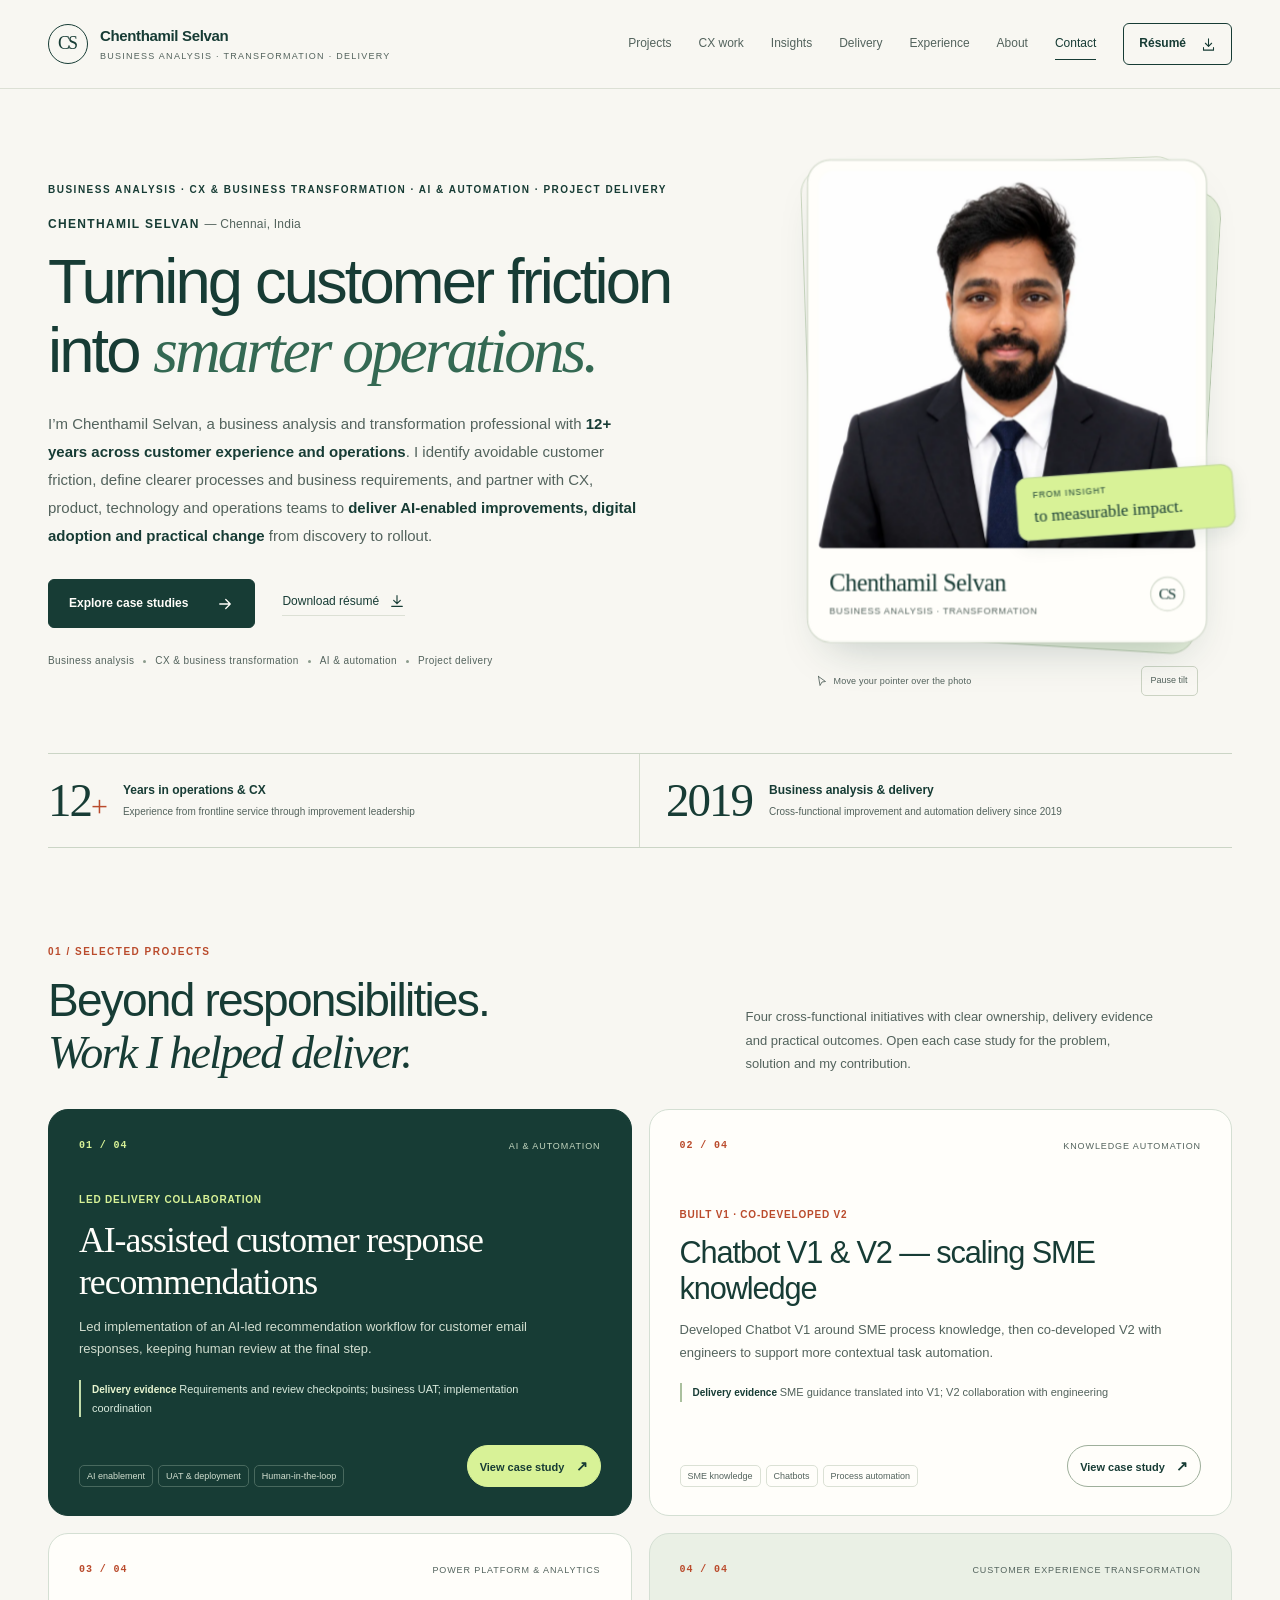
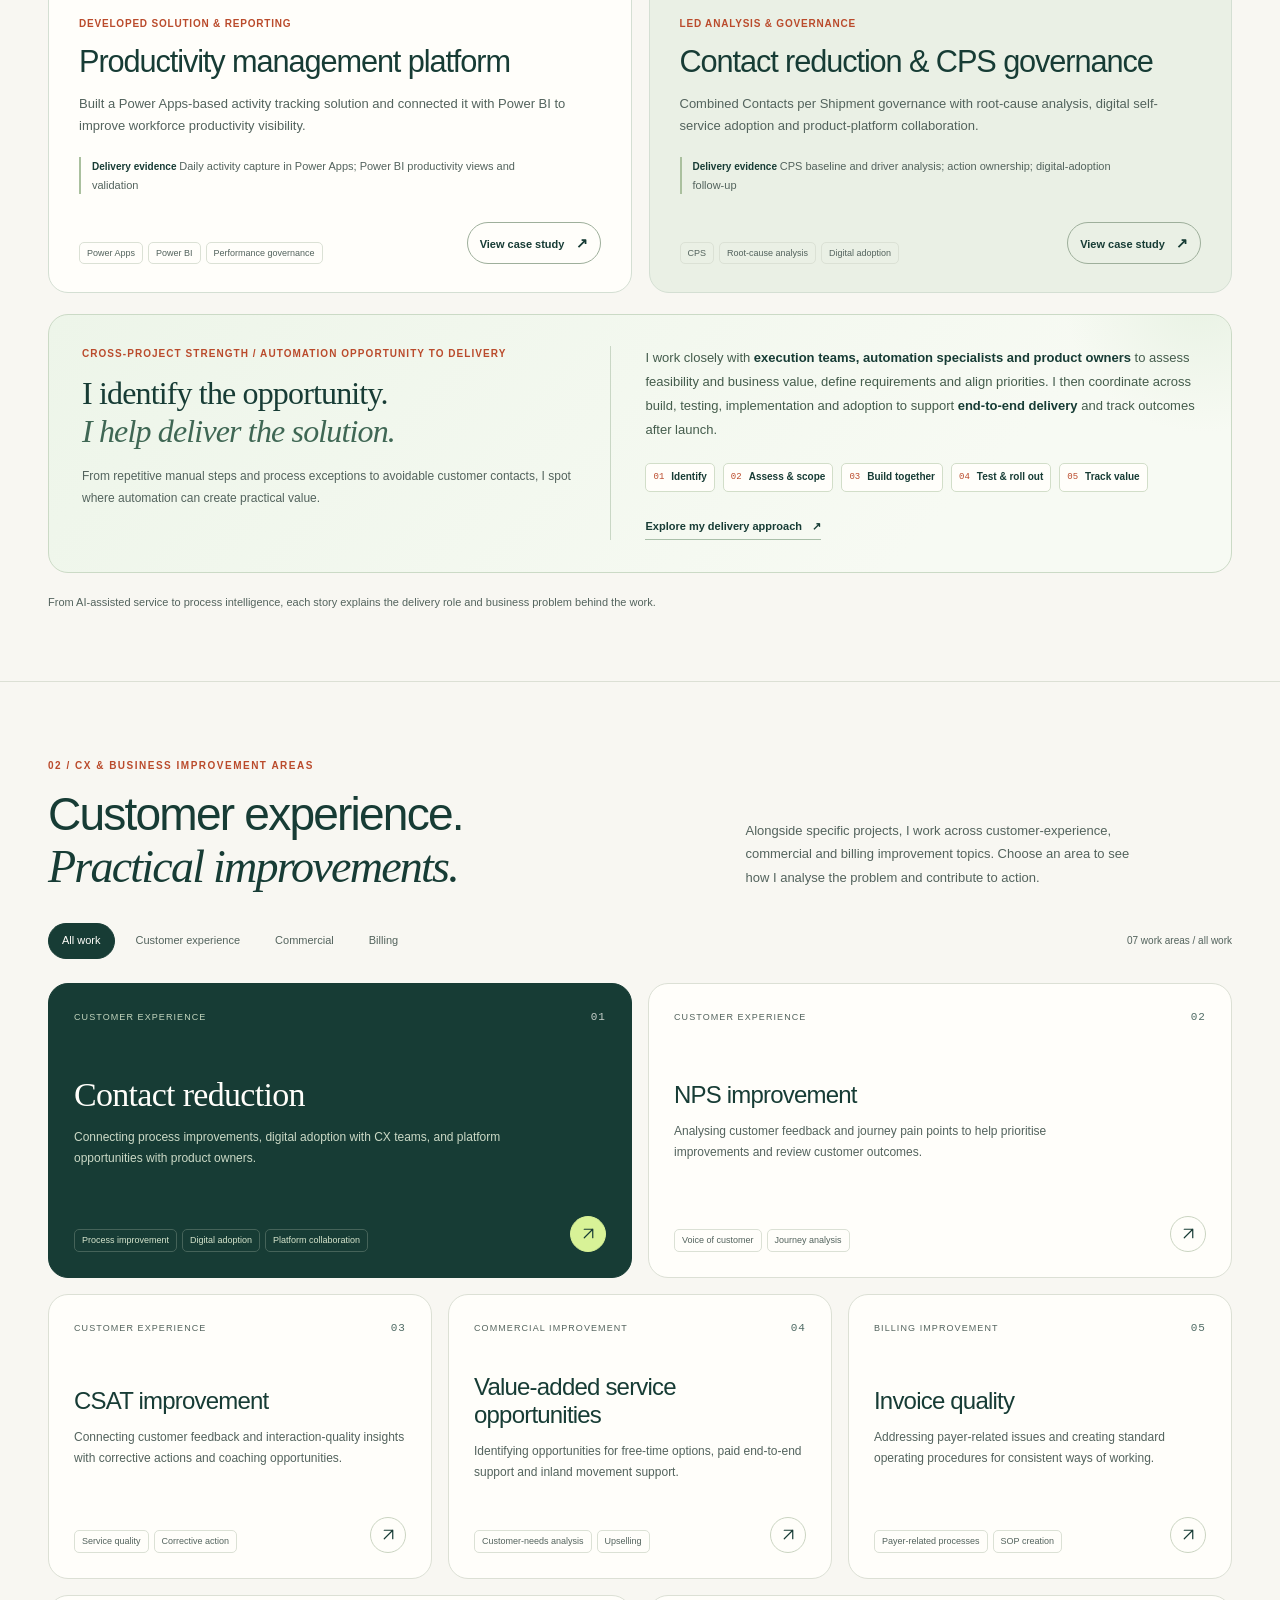
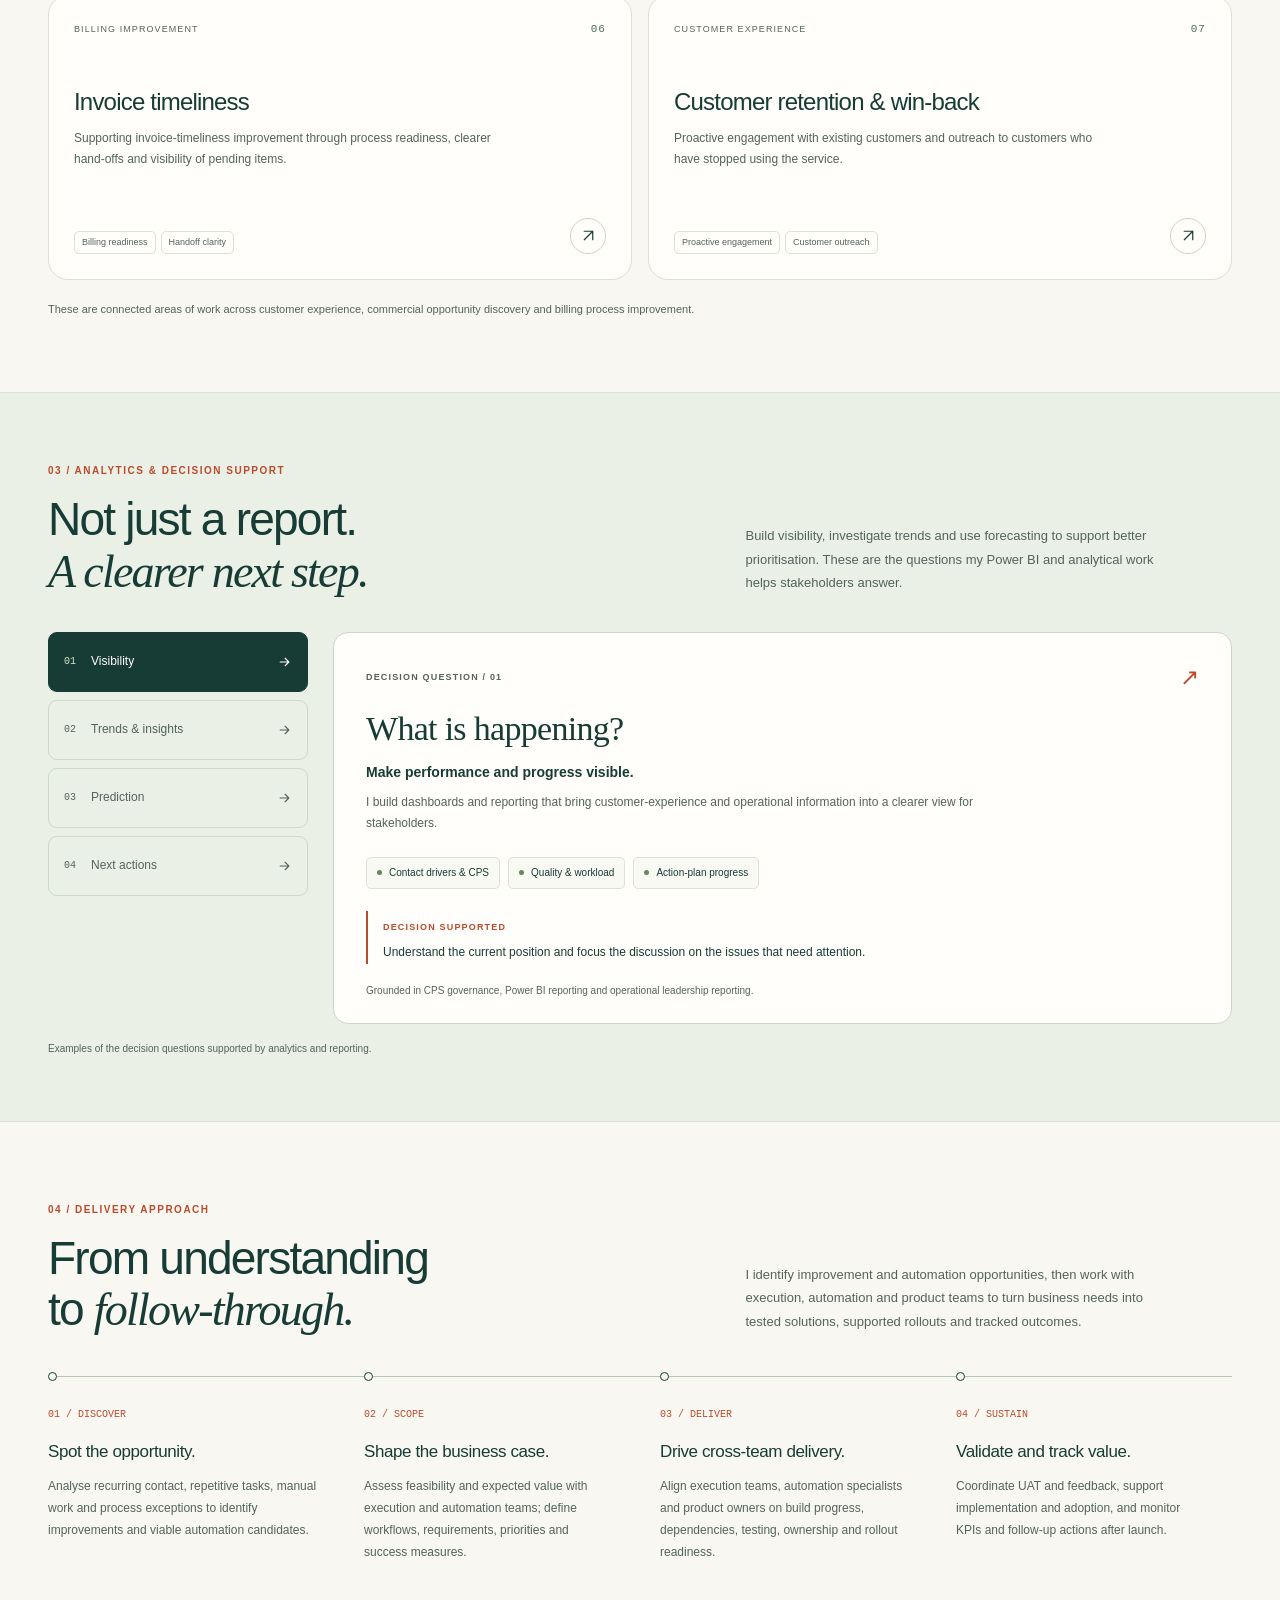
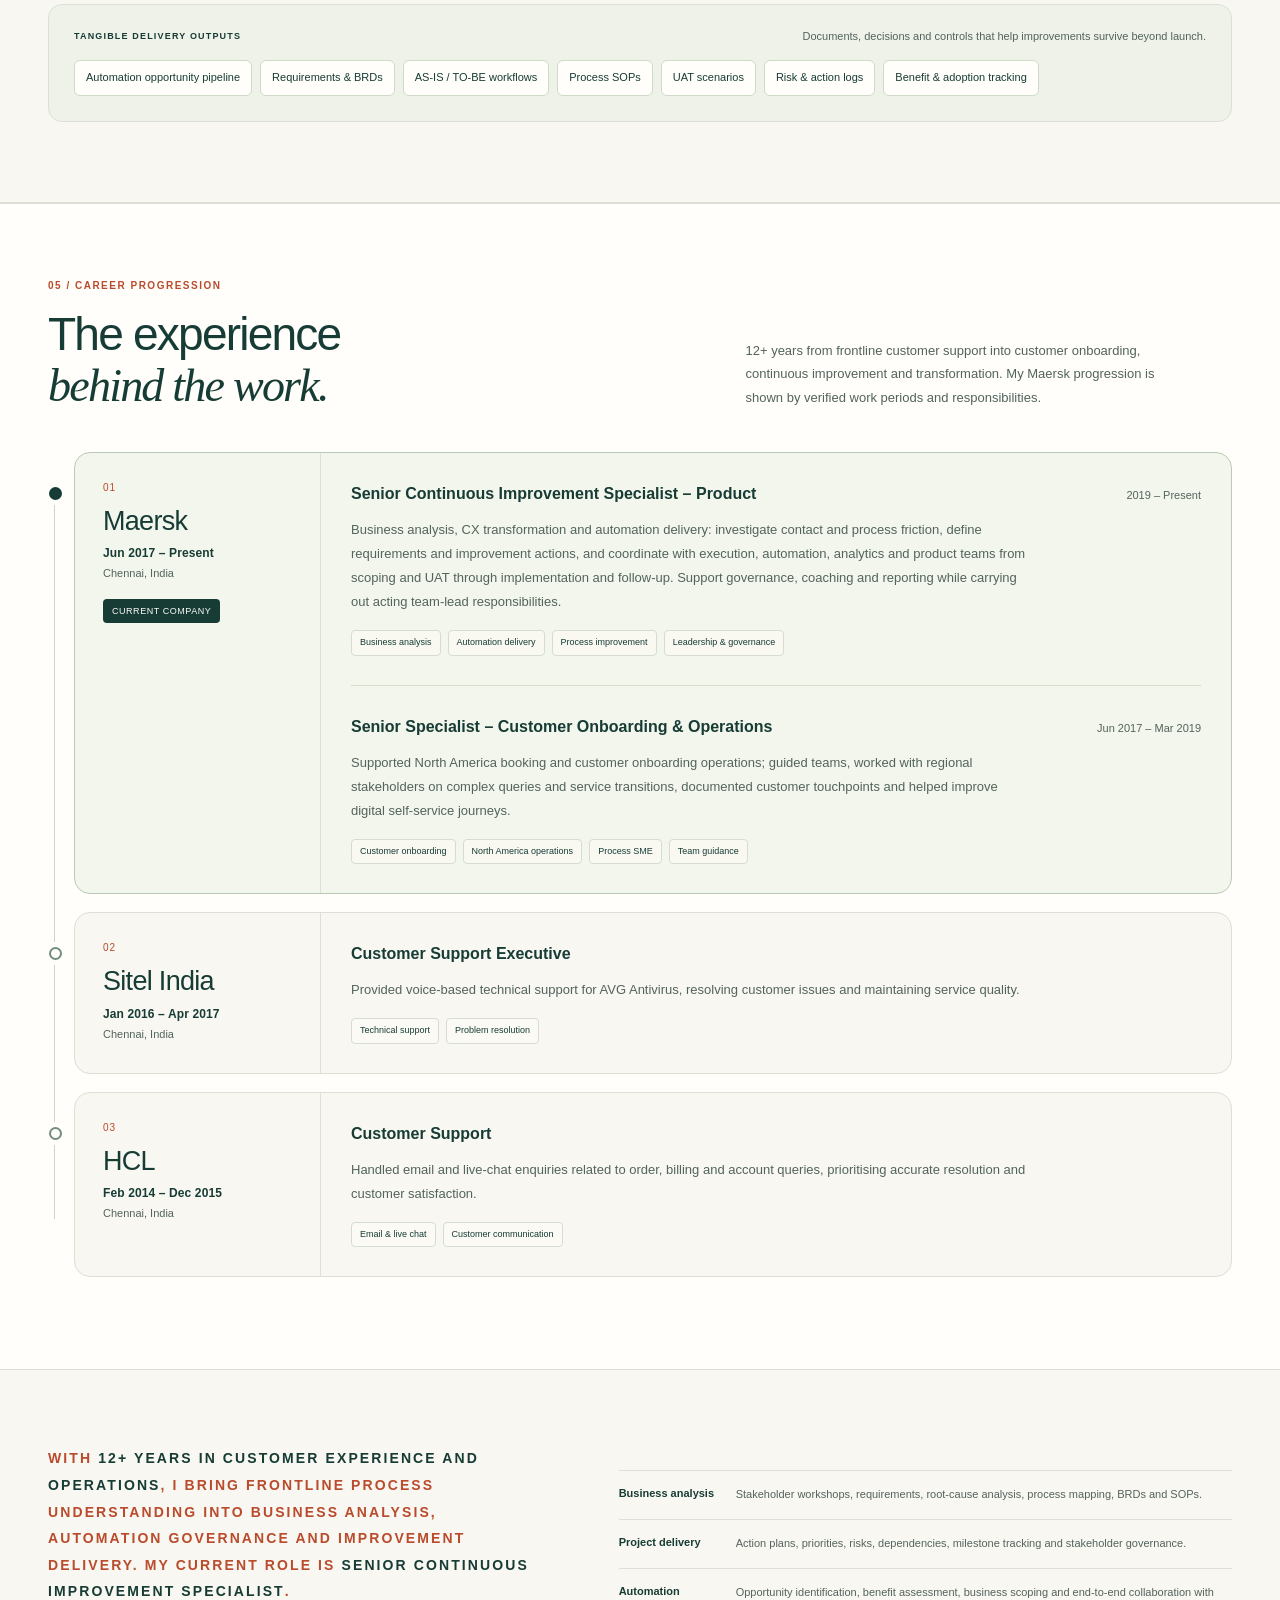
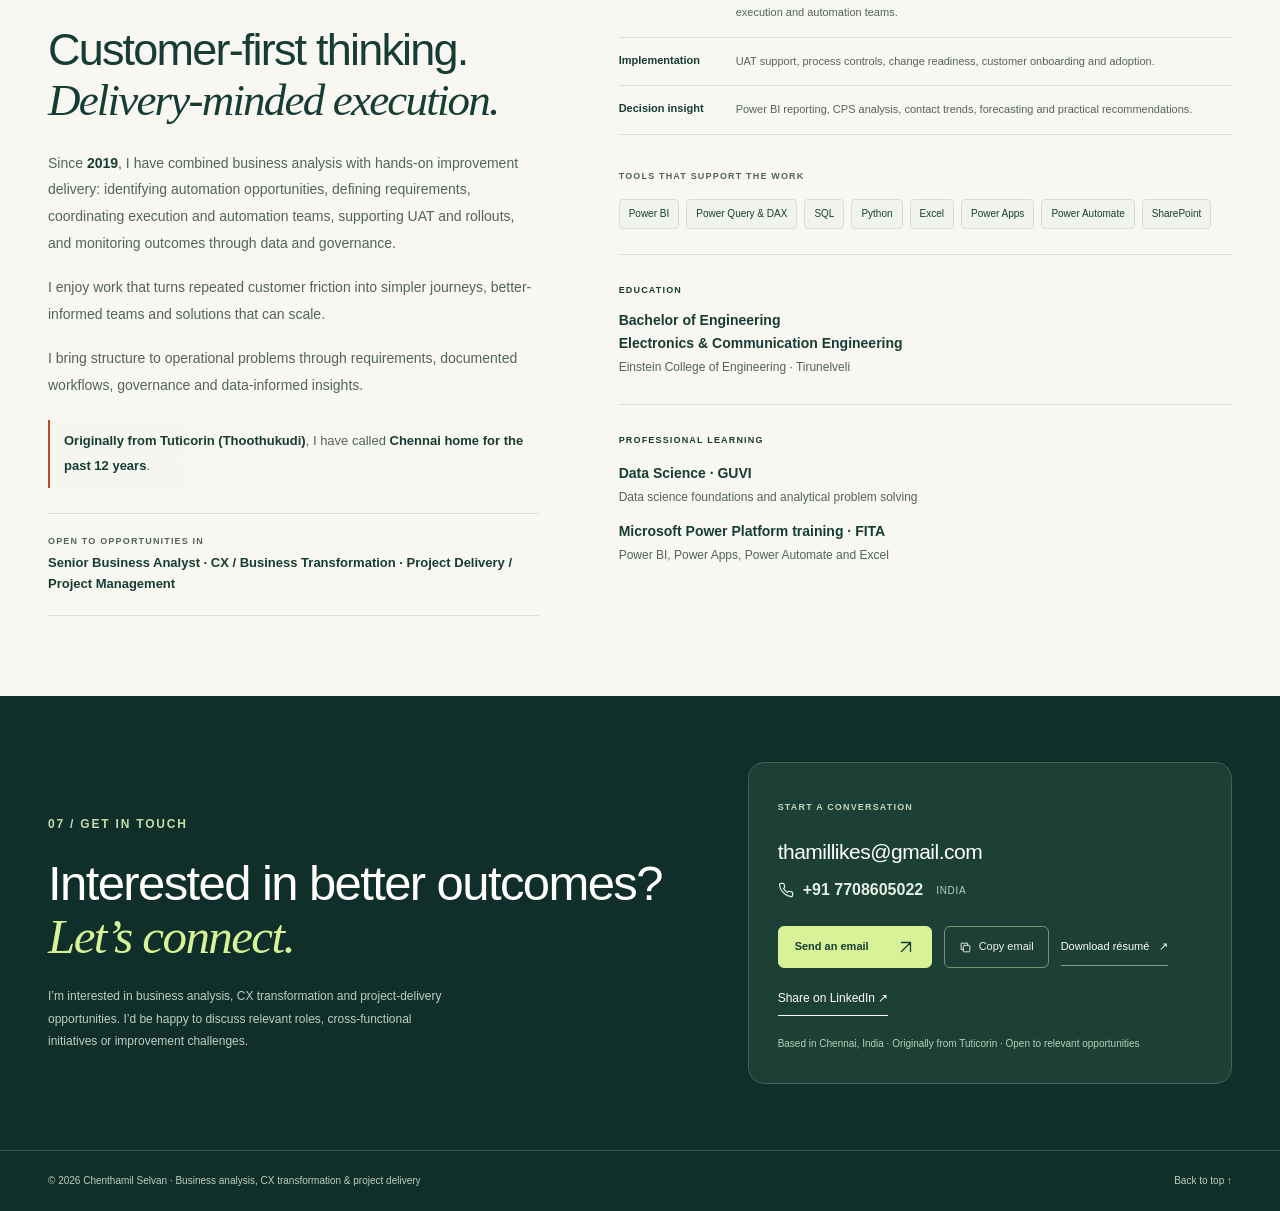
<file: index.html>
<!DOCTYPE html>
<html lang="en">
<head>
<meta charset="utf-8"/>
<meta content="width=device-width, initial-scale=1" name="viewport"/>
<meta content="#173c35" name="theme-color"/>
<meta content="Chenthamil Selvan connects business analysis, customer experience and business transformation with AI, automation and end-to-end project delivery. Explore selected work in process excellence, digital adoption, productivity and analytics." name="description"/>
<meta content="index, follow" name="robots"/>
<title>Chenthamil Selvan | Business Analysis, CX Transformation, AI &amp; Project Delivery</title>
<link href="data:image/svg+xml,%3Csvg xmlns='http://www.w3.org/2000/svg' viewBox='0 0 64 64'%3E%3Crect width='64' height='64' rx='16' fill='%23173c35'/%3E%3Ctext x='32' y='42' text-anchor='middle' fill='%23d8f297' font-family='Georgia' font-size='28'%3ECS%3C/text%3E%3C/svg%3E" rel="icon"/>
<style>
:root{--ink:#173c35;--ink-deep:#102f2a;--muted:#53635d;--paper:#f8f7f2;--white:#fffefa;--line:#dce0d5;--soft:#eaf0e5;--accent:#ba4b2c;--lime:#d8f297;--sans:Arial,Helvetica,sans-serif;--serif:Georgia,'Times New Roman',serif;--radius:20px;--width:1240px}
*{box-sizing:border-box}html{scroll-behavior:smooth;scroll-padding-top:115px}body{margin:0;background:var(--paper);color:var(--ink);font-family:var(--sans);-webkit-font-smoothing:antialiased;font-size:16px;line-height:1.6}button,input,textarea{font:inherit}button,a{-webkit-tap-highlight-color:transparent}a{color:inherit}button{cursor:pointer}svg{width:22px;height:22px;stroke:currentColor;stroke-width:1.7;stroke-linecap:round;stroke-linejoin:round;flex-shrink:0}button:focus-visible,a:focus-visible,[tabindex]:focus-visible,summary:focus-visible{outline:3px solid var(--accent);outline-offset:5px}::selection{background:var(--lime);color:var(--ink)}[hidden]{display:none!important}.container{width:min(var(--width),calc(100% - 96px));margin-inline:auto}.skip-link{position:fixed;top:10px;left:10px;transform:translateY(-200%);background:var(--ink);color:white;padding:12px 22px;z-index:100}.skip-link:focus{transform:translateY(0)}.preview-bar{background:var(--ink-deep);color:#dbe5d6;font-size:10px;letter-spacing:.14em;text-transform:uppercase;padding:9px 0}.preview-inner{display:flex;justify-content:space-between;gap:16px}.preview-inner span:last-child{color:#c6d4c5}.site-header{position:sticky;top:0;background:rgba(248,247,242,.97);border-bottom:1px solid var(--line);z-index:30;backdrop-filter:blur(12px)}.header-inner{height:88px;display:flex;align-items:center;justify-content:space-between;gap:22px}.brand{display:flex;align-items:center;gap:12px;text-decoration:none;line-height:1.3;flex-shrink:0}.brand-mark{display:grid;place-items:center;width:40px;height:40px;border:1px solid var(--ink);border-radius:50%;font-family:var(--serif);font-size:18px;letter-spacing:-2px;padding-right:2px}.brand-name{font-size:15px;font-weight:700;letter-spacing:-.35px}.brand-sub{display:block;font-size:9px;letter-spacing:.14em;text-transform:uppercase;color:var(--muted);margin-top:4px}.desktop-nav{display:flex;align-items:center;gap:27px}.desktop-nav>a:not(.header-cta){font-size:12px;text-decoration:none;color:var(--muted);position:relative}.desktop-nav>a:not(.header-cta):hover,.desktop-nav>a:not(.header-cta)[aria-current="location"]{color:var(--ink)}.desktop-nav>a:not(.header-cta)::after{content:'';position:absolute;bottom:-6px;left:0;width:100%;height:1px;background:var(--ink);transform:scaleX(0);transform-origin:left;transition:transform .2s}.desktop-nav>a:not(.header-cta):hover::after,.desktop-nav>a[aria-current="location"]::after{transform:scaleX(1)}.header-cta{border:1px solid var(--ink);padding:10px 15px;border-radius:6px;text-decoration:none;display:flex;align-items:center;gap:15px;font-size:12px;font-weight:700}.header-cta:hover{background:var(--ink);color:var(--paper)}.header-cta svg{width:15px;height:15px}.menu-toggle{display:none;align-items:center;justify-content:center;width:44px;height:44px;background:transparent;border:1px solid var(--line);border-radius:8px}.menu-toggle svg{width:22px}.hero{padding:74px 0 58px}.hero-layout{display:grid;grid-template-columns:1.3fr 1fr;gap:62px;align-items:center}.eyebrow{font-size:10px;letter-spacing:.15em;text-transform:uppercase;font-weight:700;display:flex;align-items:center;gap:10px;margin:0 0 24px}.eyebrow-dot{width:7px;height:7px;border-radius:50%;background:var(--accent);display:inline-block;flex-shrink:0}.hero h1{font-size:clamp(52px,5.3vw,76px);line-height:1.06;font-weight:500;letter-spacing:-3.6px;margin:0 0 27px;max-width:700px}.hero h1 em{font-family:var(--serif);font-weight:400;letter-spacing:-3px}.hero-desc{max-width:510px;font-size:16px;line-height:1.85;color:var(--muted);margin:0 0 29px}.hero-desc strong{font-weight:600;color:var(--ink)}.hero-actions{display:flex;align-items:center;gap:27px;flex-wrap:wrap}.primary-button{display:inline-flex;align-items:center;gap:28px;background:var(--ink);color:var(--white);padding:14px 20px;border-radius:6px;text-decoration:none;border:1px solid var(--ink);font-size:12px;font-weight:700;transition:background .2s,transform .2s}.primary-button:hover{background:#275347;transform:translateY(-2px)}.primary-button svg{width:18px;height:18px}.text-link{display:inline-flex;align-items:center;gap:10px;font-size:12px;text-decoration:none;border-bottom:1px solid var(--line);padding-bottom:4px}.text-link:hover{border-color:var(--ink)}.text-link svg{height:16px;width:16px}.hero-meta{font-size:10px;letter-spacing:.04em;margin-top:28px;display:flex;align-items:center;gap:9px;color:var(--muted)}.hero-meta .separator{height:3px;width:3px;display:block;border-radius:50%;background:#8b9b8c}.hero-board{border:1px solid #d1d8c9;background:#eaf0e4;border-radius:22px;padding:27px;position:relative;box-shadow:10px 12px 0 #eeeee5;overflow:hidden}.board-kicker{font-size:9px;letter-spacing:.14em;text-transform:uppercase;display:flex;align-items:center;justify-content:space-between;padding-bottom:18px;border-bottom:1px solid #ccd6c4}.board-kicker span:last-child{display:flex;align-items:center;gap:6px}.tiny-dot{width:5px;height:5px;background:var(--ink);border-radius:50%;display:inline-block}.board-title{font-family:var(--serif);font-size:31px;line-height:1.15;letter-spacing:-.7px;font-weight:400;margin:24px 0 22px}.flow-cards{position:relative}.flow-cards::before{content:'';position:absolute;left:21px;top:22px;bottom:22px;width:1px;background:#acbca8}.flow-item{background:rgba(255,254,250,.85);border:1px solid #d2dacb;position:relative;border-radius:10px;display:flex;gap:15px;align-items:flex-start;padding:16px;margin-bottom:10px}.flow-item:last-child{margin-bottom:0;background:var(--ink);color:#fffefa;border-color:var(--ink)}.flow-index{display:grid;place-items:center;width:25px;height:25px;flex-shrink:0;border:1px solid #b2c0aa;border-radius:50%;font-size:9px;margin-top:1px;background:var(--white)}.flow-item:last-child .flow-index{background:var(--ink);color:var(--lime);border-color:#6b806b}.flow-item h3{font-size:12px;font-weight:700;margin:0 0 3px;letter-spacing:-.1px}.flow-item p{font-size:11px;line-height:1.6;color:var(--muted);margin:0}.flow-item:last-child p{color:#c7d8c7}.board-footer{display:flex;gap:10px;align-items:center;margin-top:22px;color:var(--muted);font-size:10px}.board-footer>span:first-child{height:22px;width:22px;border:1px solid #9cad96;border-radius:50%;display:grid;place-items:center;font-size:12px}.focus-strip{margin-top:58px;display:grid;grid-template-columns:repeat(3,1fr);border-top:1px solid var(--line);border-bottom:1px solid var(--line);padding:19px 0}.focus-item{display:flex;gap:15px;align-items:center;padding-inline:28px;border-right:1px solid var(--line)}.focus-item:first-child{padding-left:0}.focus-item:last-child{border-right:0}.focus-no{color:var(--accent);font-size:10px;font-family:monospace;letter-spacing:.05em}.focus-item strong{display:block;font-size:12px;letter-spacing:-.1px}.focus-item small{display:block;font-size:10px;color:var(--muted);margin-top:2px}.section{padding:74px 0}.section-intro{display:grid;grid-template-columns:1.3fr 1fr;gap:65px;align-items:end;margin-bottom:31px}.section-intro .eyebrow{color:var(--accent);margin-bottom:15px}.section h2{font-size:clamp(32px,3.6vw,48px);font-weight:500;line-height:1.12;letter-spacing:-1.8px;margin:0}.section h2 em{font-family:var(--serif);font-weight:400}.section-intro>p{font-size:13px;color:var(--muted);line-height:1.8;max-width:410px;margin:0 0 3px}.work-section{padding-top:32px}.work-tools{display:flex;justify-content:space-between;align-items:center;margin-bottom:24px;gap:18px}.filters{display:flex;gap:7px;flex-wrap:wrap}.filter-btn{padding:8px 13px;background:transparent;border:1px solid transparent;border-radius:30px;color:var(--muted);font-size:11px;transition:all .2s}.filter-btn[aria-pressed="true"]{background:var(--ink);border-color:var(--ink);color:var(--white)}.filter-btn:not([aria-pressed="true"]):hover{border-color:#bdc8b6}.work-count{font-size:10px;color:var(--muted);white-space:nowrap}.work-grid{display:grid;grid-template-columns:repeat(6,minmax(0,1fr));gap:16px}.project-card{grid-column:span 2;background:var(--white);border:1px solid var(--line);border-radius:var(--radius);padding:25px;display:flex;flex-direction:column;justify-content:space-between;min-height:285px;position:relative;transition:border-color .2s,box-shadow .2s,transform .2s}.project-card:hover{border-color:#9ba98f;transform:translateY(-3px);box-shadow:0 9px 22px #173c3509}.project-card--featured{grid-column:span 3;background:var(--ink);color:var(--white);border-color:var(--ink);min-height:295px}.project-card--wide{grid-column:span 3}.card-top{display:flex;align-items:center;justify-content:space-between;gap:12px;font-size:9px;text-transform:uppercase;letter-spacing:.12em;margin-bottom:30px}.card-category{color:var(--muted)}.card-number{font-family:monospace;opacity:.75;font-size:11px}.project-card--featured .card-category{color:#c3d5be}.card-content h3{font-size:24px;line-height:1.16;font-weight:500;letter-spacing:-.8px;max-width:390px;margin:0 0 12px}.project-card--featured h3{font-family:var(--serif);font-size:34px;letter-spacing:-.7px;font-weight:400}.card-content p{font-size:12px;color:var(--muted);line-height:1.75;margin:0;max-width:440px}.project-card--featured p{color:#cbd9c6}.card-bottom{display:flex;gap:12px;align-items:flex-end;justify-content:space-between;margin-top:28px}.tags{display:flex;gap:5px;flex-wrap:wrap;align-items:center}.tags span{font-size:9px;border:1px solid #dbe1d5;padding:4px 7px;border-radius:5px;line-height:1.4;color:var(--muted)}.project-card--featured .tags span{border-color:#456359;color:#d5e4cc}.project-open{width:36px;height:36px;display:grid;place-items:center;flex-shrink:0;border:1px solid #cbd5c2;color:var(--ink);border-radius:50%;background:transparent;transition:background .2s,transform .2s}.project-open:hover{background:var(--soft);transform:rotate(5deg)}.project-open svg{width:17px;height:17px}.project-card--featured .project-open{background:var(--lime);border-color:var(--lime)}.project-card--featured .project-open:hover{background:#edffbe}.draft-label{display:inline-block;color:#943d22;background:#f9eddf;border:1px solid #e8cbb8;border-radius:4px;font-size:9px;padding:3px 7px;letter-spacing:.04em;margin-bottom:11px}.project-card[data-category="billing"]:has(.draft-label) .tags span:first-child{display:none}.section-footnote{font-size:11px;color:var(--muted);margin:20px 0 0;max-width:800px;line-height:1.7}.insights-section{background:#eaf0e5;border-top:1px solid #d9e2d2;border-bottom:1px solid #d9e2d2;padding:70px 0 64px}.insights-section .section-intro{margin-bottom:34px}.analytics-layout{display:grid;grid-template-columns:260px 1fr;gap:25px}.analytics-tabs{display:flex;flex-direction:column;gap:8px}.analytics-tabs button{background:transparent;display:flex;align-items:center;text-align:left;gap:15px;padding:16px 15px;border:1px solid #cdd8c5;border-radius:9px;color:var(--muted);font-size:12px;min-height:60px}.analytics-tabs button>span{font-size:10px;font-family:monospace;color:var(--muted)}.analytics-tabs button svg{width:15px;margin-left:auto}.analytics-tabs button[aria-selected="true"]{background:var(--ink);border-color:var(--ink);color:white}.analytics-tabs button[aria-selected="true"] span{color:#d4e5c6}.analytics-tabs button:hover:not([aria-selected="true"]){background:#e2ebdb}.analytics-stage{background:var(--white);border:1px solid #ccd7c3;border-radius:15px;overflow:hidden;min-width:0}.analytics-panel{padding:26px 32px 24px;min-height:370px}.panel-header{display:flex;justify-content:space-between;align-items:center}.mini-label{font-size:9px;text-transform:uppercase;letter-spacing:.13em;font-weight:700}.panel-header .mini-label{color:var(--muted)}.panel-icon{font-size:23px;color:var(--accent)}.analytics-question{font-family:var(--serif);font-size:34px;letter-spacing:-.7px;line-height:1.2;margin:14px 0 11px}.analytics-panel h3{font-size:14px;margin:0 0 8px;font-weight:600}.analytics-body{font-size:12px;line-height:1.8;max-width:650px;margin:0;color:var(--muted)}.signal-list{display:flex;flex-wrap:wrap;gap:8px;margin:22px 0}.signal-list span{font-size:10px;border:1px solid var(--line);border-radius:5px;padding:7px 10px;display:flex;gap:7px;align-items:center;background:#f8f9f3}.signal-list i{height:5px;width:5px;border-radius:50%;background:#68865b;flex-shrink:0}.decision{border-left:2px solid var(--accent);padding:1px 0 1px 15px}.decision .mini-label{color:var(--accent)}.decision p{font-size:12px;line-height:1.7;margin:5px 0 0;max-width:650px}.analytics-note{font-size:10px;color:var(--muted);line-height:1.7;margin:18px 0 0}.demo-note{display:flex;align-items:center;gap:8px;font-size:10px;color:var(--muted);margin:17px 0 0}.demo-note svg{width:13px;height:13px}.approach-section{padding:80px 0;border-bottom:1px solid var(--line)}.approach-grid{display:grid;grid-template-columns:repeat(4,minmax(0,1fr));gap:0;margin-top:40px}.approach-item{border-top:1px solid #b8c6ad;padding:22px 26px 5px 0;position:relative}.approach-item::before{content:'';width:7px;height:7px;border:1px solid var(--ink);background:var(--paper);border-radius:50%;position:absolute;top:-5px;left:0}.approach-item+.approach-item{padding-left:20px}.approach-item+.approach-item::before{left:20px}.approach-index{color:var(--accent);font-family:monospace;font-size:10px}.approach-item h3{font-size:17px;letter-spacing:-.4px;margin:13px 0 10px;font-weight:500}.approach-item p{font-size:12px;line-height:1.85;color:var(--muted);margin:0}.about-layout{display:grid;grid-template-columns:1fr 1.25fr;gap:80px;align-items:start}.about-section{padding:75px 0 80px}.about-section .eyebrow{color:var(--accent);margin-bottom:20px}.about-section h2{font-size:45px}.about-copy>p{font-size:14px;line-height:1.9;color:var(--muted);margin:0 0 18px}.about-copy strong{font-weight:600;color:var(--ink)}.role-note{display:flex;flex-direction:column;gap:5px;padding:20px 0;border-top:1px solid var(--line);border-bottom:1px solid var(--line);margin-top:25px}.role-note .mini-label{color:var(--muted)}.role-note p{font-size:13px;margin:0;font-weight:600}.capability-lines{margin-top:25px;border-top:1px solid var(--line)}.capability-line{padding:14px 0;display:grid;grid-template-columns:105px 1fr;gap:12px;border-bottom:1px solid var(--line);font-size:11px}.capability-line strong{font-size:11px;font-weight:700}.capability-line span{color:var(--muted);line-height:1.8}.tools{margin-top:26px}.tools>.mini-label{color:var(--muted)}.tool-list{display:flex;gap:7px;flex-wrap:wrap;margin-top:12px}.tool-list span{border:1px solid #d7dfd0;border-radius:4px;padding:6px 9px;font-size:10px;background:#f1f4ec}.contact-section{background:var(--ink-deep);color:var(--white);padding:66px 0}.contact-layout{display:grid;grid-template-columns:1.3fr 1fr;align-items:center;gap:70px}.contact-section .eyebrow{color:#c5dcaa;margin-bottom:20px}.contact-section h2{font-size:49px;line-height:1.12;letter-spacing:-1.6px}.contact-section h2 em{color:var(--lime)}.contact-section p{font-size:12px;line-height:1.85;color:#bdcfc0;margin:20px 0 0;max-width:410px}.contact-card{border:1px solid #416053;border-radius:16px;padding:29px;background:#1c4035}.contact-card>.mini-label{color:#c4d4ba}.contact-email{display:block;font-size:21px;letter-spacing:-.5px;text-decoration:none;margin:18px 0 25px;word-break:break-word}.contact-email:hover{text-decoration:underline;text-underline-offset:5px}.contact-buttons{display:flex;align-items:center;gap:12px;flex-wrap:wrap}.contact-buttons .primary-button{background:var(--lime);border-color:var(--lime);color:var(--ink);font-size:11px;padding:11px 16px}.copy-button{background:transparent;border:1px solid #769374;color:#eff4e9;border-radius:6px;font-size:11px;padding:11px 14px;display:flex;align-items:center;gap:7px}.copy-button svg{height:13px;width:13px}.copy-button:hover{background:#315545}.contact-card .contact-note{font-size:10px;margin-top:19px;color:#b9cfb9}.site-footer{background:var(--ink-deep);color:#bcd0bc;border-top:1px solid #385447;font-size:10px;padding:22px 0}.footer-inner{display:flex;align-items:center;justify-content:space-between;gap:16px;flex-wrap:wrap}.footer-actions{display:flex;align-items:center;gap:23px}.footer-actions a,.review-button{font-size:10px;text-decoration:none;color:inherit}.review-button{border:0;padding:0;background:transparent;border-bottom:1px solid #708770}.review-button:hover,.footer-actions a:hover{color:white}.toast{position:fixed;left:50%;bottom:22px;transform:translate(-50%,20px);background:var(--ink);color:white;border:1px solid #657b64;box-shadow:0 5px 25px #0002;padding:12px 20px;border-radius:8px;font-size:12px;opacity:0;transition:opacity .2s,transform .2s;pointer-events:none;z-index:100;width:max-content;max-width:calc(100% - 32px);text-align:center}.toast.show{opacity:1;transform:translate(-50%,0)}dialog{border:1px solid #d2dcc8;border-radius:19px;background:var(--paper);color:var(--ink);padding:0;width:min(940px,calc(100vw - 40px));max-height:calc(100dvh - 60px);overflow:auto;box-shadow:0 30px 100px #0004}dialog::backdrop{background:rgba(13,35,29,.65);backdrop-filter:blur(5px)}.dialog-topbar{position:sticky;top:0;background:var(--paper);border-bottom:1px solid var(--line);padding:15px 24px;display:flex;align-items:center;justify-content:space-between;z-index:3}.dialog-topbar .mini-label{color:var(--muted)}.close-dialog{border:1px solid #cad5c1;background:transparent;width:34px;height:34px;border-radius:50%;display:grid;place-items:center;color:var(--ink);flex-shrink:0}.close-dialog:hover{background:var(--soft)}.close-dialog svg{width:16px;height:16px}.dialog-body{padding:35px 40px 40px}.modal-category{font-size:10px;letter-spacing:.13em;color:var(--accent);text-transform:uppercase;margin:0 0 12px}.dialog-body h2{font-weight:500;font-size:42px;line-height:1.08;letter-spacing:-1.5px;margin:0 0 12px;max-width:650px}.modal-subtitle{font-family:var(--serif);font-size:22px;margin:0 0 24px;color:var(--muted);letter-spacing:-.3px}.modal-focus{font-size:14px;line-height:1.85;max-width:730px;margin:0 0 28px}.modal-layout{display:grid;grid-template-columns:1.5fr 1fr;gap:35px}.contribution{border-top:1px solid var(--line);padding:17px 0 6px}.contribution h3{font-size:13px;font-weight:700;margin:0 0 8px}.contribution p{font-size:12px;line-height:1.85;margin:0 0 9px;color:var(--muted)}.modal-sidebar{background:var(--soft);border:1px solid #d1dcc9;border-radius:10px;padding:21px;align-self:start}.modal-sidebar h3{font-size:10px;text-transform:uppercase;letter-spacing:.1em;margin:0 0 11px}.modal-sidebar p{font-size:12px;line-height:1.85;margin:0;color:var(--muted)}.modal-sidebar hr{height:1px;background:#ccd7c3;border:0;margin:19px 0}.evidence-note{margin-top:28px;border-top:1px solid var(--line);padding-top:16px}.evidence-note summary{font-size:11px;font-weight:700;cursor:pointer}.evidence-note p{font-size:11px;line-height:1.85;color:var(--muted);margin:12px 0 0}.draft-notice{padding:13px 16px;background:#f9eddf;border:1px solid #e6c9b4;border-radius:8px;color:#85361f;font-size:12px;line-height:1.7;margin:0 0 23px}.review-content>p{font-size:13px;line-height:1.85;color:var(--muted);margin:18px 0}.review-content h3{font-size:14px;margin:25px 0 8px}.review-content .source-list{padding-left:20px;font-size:12px;line-height:1.9;color:var(--muted)}.review-content .source-list li{margin-bottom:12px}.review-content code{font-size:10px;overflow-wrap:anywhere}.review-content h2{font-size:34px}.review-content .draft-notice{color:#85361f}.noscript-message{padding:20px;background:#f9eddf;color:#78381f;border:1px solid #e5c8b7;font-size:14px;line-height:1.7}
@media(min-width:1500px){.hero h1{font-size:78px}.hero{padding-top:82px;padding-bottom:65px}}
@media(max-width:1100px){.container{width:calc(100% - 64px)}.desktop-nav{gap:18px}.hero-layout{gap:34px;grid-template-columns:1.15fr 1fr}.hero h1{font-size:61px;letter-spacing:-2.8px}.hero-desc{font-size:14px}.hero-board{padding:22px}.eyebrow{font-size:9px}.project-card{padding:22px}.card-content h3{font-size:23px}.project-card--featured h3{font-size:31px}.analytics-layout{grid-template-columns:220px 1fr}.about-layout{gap:50px}.contact-layout{gap:40px}.contact-email{font-size:19px}.header-cta{padding:9px 12px}.brand-sub{font-size:8px}}
@media(max-width:860px){.container{width:calc(100% - 48px)}.hero{padding:48px 0}.hero-layout{grid-template-columns:1fr 1fr;gap:27px}.hero h1{font-size:48px;letter-spacing:-2.2px}.hero .eyebrow{line-height:1.6;max-width:300px}.hero-desc{font-size:13px}.hero-board{padding:19px}.board-title{font-size:27px}.flow-item{padding:12px;gap:11px}.flow-item h3{font-size:11px}.flow-item p{font-size:10px}.flow-index{width:22px;height:22px}.board-kicker{font-size:8px;letter-spacing:.1em}.board-footer{font-size:9px}.hero-actions{gap:18px}.hero-meta{font-size:9px;flex-wrap:wrap}.primary-button{padding:12px 16px;gap:17px;font-size:11px}.text-link{font-size:11px}.desktop-nav{gap:15px}.desktop-nav>a:not(.header-cta){font-size:11px}.brand-name{font-size:13px}.brand-mark{width:35px;height:35px}.brand-sub{display:none}.header-cta{font-size:11px;gap:8px}.focus-item{padding-inline:17px;gap:10px}.focus-item strong{font-size:11px}.focus-item small{font-size:9px}.section-intro{gap:35px}.section h2{font-size:35px}.section-intro>p{font-size:12px}.project-card{grid-column:span 3;min-height:275px}.project-card:last-child{grid-column:span 6}.project-card--featured h3{font-size:29px}.card-content h3{font-size:23px}.analytics-layout{grid-template-columns:185px 1fr;gap:17px}.analytics-tabs button{font-size:11px;gap:10px;padding:14px 12px}.analytics-panel{padding:24px;min-height:400px}.analytics-question{font-size:29px}.approach-grid{grid-template-columns:repeat(2,1fr);row-gap:32px}.approach-item:nth-child(3){padding-left:0}.approach-item:nth-child(3)::before{left:0}.about-layout{gap:35px}.about-section h2{font-size:37px}.contact-section h2{font-size:40px}.contact-card{padding:23px}.contact-email{font-size:18px}.contact-layout{grid-template-columns:1fr 1fr;gap:35px}}
@media(max-width:700px){html{scroll-padding-top:90px}.container{width:calc(100% - 40px)}.preview-bar{font-size:8px;padding:8px 0}.preview-inner{gap:10px;letter-spacing:.08em}.preview-inner span:last-child{font-size:8px;letter-spacing:.04em}.header-inner{height:72px;gap:15px}.brand-name{font-size:14px}.brand-sub{display:block;font-size:7px}.brand-mark{height:35px;width:35px}.menu-toggle{display:flex}.desktop-nav{display:none;position:absolute;left:0;right:0;top:72px;padding:18px 20px 24px;background:var(--paper);border-bottom:1px solid var(--line);box-shadow:0 15px 20px #173c3510;flex-direction:column;align-items:stretch;gap:0}.desktop-nav.open{display:flex}.desktop-nav>a:not(.header-cta){font-size:14px;padding:12px 5px}.desktop-nav>a:not(.header-cta)::after{display:none}.header-cta{justify-content:space-between;margin-top:10px;font-size:12px;padding:12px}.hero{padding:41px 0 36px}.hero-layout{grid-template-columns:1fr;gap:35px}.hero h1{font-size:58px;line-height:1.05;letter-spacing:-2.8px;max-width:530px;margin-bottom:22px}.hero .eyebrow{max-width:none;font-size:9px;letter-spacing:.11em;margin-bottom:22px}.hero-desc{font-size:14px;line-height:1.85;max-width:550px;margin-bottom:24px}.hero-actions{gap:23px}.primary-button{font-size:12px;padding:13px 17px;gap:23px}.text-link{font-size:12px}.hero-meta{margin-top:22px;font-size:10px}.hero-board{padding:23px;border-radius:18px;box-shadow:5px 6px 0 #eeeee5;max-width:none}.board-kicker{font-size:9px}.board-title{font-size:30px;margin:20px 0}.flow-item{padding:14px;gap:14px;margin-bottom:9px}.flow-item h3{font-size:12px}.flow-item p{font-size:11px}.flow-index{width:24px;height:24px}.board-footer{font-size:10px;margin-top:18px}.focus-strip{grid-template-columns:1fr;margin-top:38px;padding:3px 0}.focus-item,.focus-item:first-child,.focus-item:last-child{border:0;border-bottom:1px solid var(--line);padding:14px 0;gap:17px}.focus-item:last-child{border-bottom:0}.focus-item strong{font-size:12px}.focus-item small{display:none}.section{padding:49px 0}.work-section{padding-top:24px}.section-intro{grid-template-columns:1fr;gap:18px;margin-bottom:24px}.section-intro .eyebrow{font-size:9px;margin-bottom:14px}.section h2{font-size:37px;line-height:1.13;letter-spacing:-1.3px}.section-intro>p{font-size:13px;line-height:1.85;max-width:none;margin:0}.work-tools{flex-direction:column;align-items:flex-start;gap:13px;margin-bottom:18px}.filters{gap:5px;width:100%}.filter-btn{font-size:10px;padding:8px 11px}.work-count{font-size:10px}.work-grid{grid-template-columns:1fr;gap:13px}.project-card,.project-card--wide,.project-card--featured,.project-card:last-child{grid-column:auto;min-height:265px;padding:23px;border-radius:16px}.project-card--featured{min-height:290px}.card-top{margin-bottom:25px;font-size:9px}.card-content h3{font-size:26px}.project-card--featured h3{font-size:34px}.card-content p{font-size:13px;line-height:1.8;max-width:none}.card-bottom{margin-top:24px}.tags span{font-size:9px;padding:5px 7px}.project-open{width:40px;height:40px}.section-footnote{font-size:10px;line-height:1.9;margin-top:18px}.insights-section{padding:48px 0}.analytics-layout{grid-template-columns:1fr;gap:16px}.analytics-tabs{display:grid;grid-template-columns:repeat(2,minmax(0,1fr));gap:7px}.analytics-tabs button{font-size:11px;padding:12px;min-height:48px;gap:10px}.analytics-tabs button svg{height:13px;width:13px}.analytics-tabs button>span{font-size:9px}.analytics-panel{padding:23px;min-height:0}.analytics-question{font-size:31px;margin-top:17px}.analytics-panel h3{font-size:13px;line-height:1.6}.analytics-body{font-size:12px}.signal-list{flex-direction:column;align-items:flex-start;gap:7px;margin:20px 0}.signal-list span{font-size:10px;padding:7px 9px}.decision p{font-size:12px}.demo-note{font-size:9px;line-height:1.7;align-items:flex-start}.demo-note svg{margin-top:2px}.approach-section{padding:50px 0}.approach-grid{margin-top:32px;column-gap:20px;row-gap:27px}.approach-item,.approach-item+.approach-item{padding:19px 0 0}.approach-item+.approach-item::before{left:0}.approach-item h3{font-size:16px;line-height:1.4}.approach-item p{font-size:11px}.about-layout{grid-template-columns:1fr;gap:27px}.about-section{padding:50px 0}.about-section h2{font-size:38px}.about-copy>p{font-size:13px}.role-note{margin-top:22px;padding:17px 0}.role-note p{font-size:12px}.capability-lines{margin-top:0}.capability-line{grid-template-columns:90px 1fr;font-size:11px;padding:14px 0}.tool-list span{font-size:10px}.contact-section{padding:48px 0}.contact-layout{grid-template-columns:1fr;gap:27px}.contact-section h2{font-size:42px;letter-spacing:-1.6px}.contact-section p{font-size:12px;margin-top:18px}.contact-card{padding:25px;max-width:none}.contact-email{font-size:23px;margin:14px 0 22px}.contact-buttons .primary-button,.copy-button{font-size:12px}.site-footer{padding:22px 0}.footer-inner{gap:15px;font-size:10px}.footer-actions{justify-content:space-between;width:100%;gap:18px}.footer-actions a,.review-button{font-size:10px}dialog{width:calc(100vw - 24px);max-height:calc(100dvh - 24px);border-radius:14px}.dialog-topbar{padding:12px 17px}.dialog-body{padding:25px 22px 28px}.dialog-body h2{font-size:32px;letter-spacing:-1px}.modal-subtitle{font-size:20px;line-height:1.5;margin-bottom:18px}.modal-focus{font-size:13px}.modal-layout{grid-template-columns:1fr;gap:20px}.contribution h3{font-size:13px}.contribution p{font-size:12px}.modal-sidebar{padding:18px}.draft-notice{font-size:11px}.review-content h2{font-size:30px}.review-content>p{font-size:12px}.review-content .source-list{font-size:11px;padding-left:18px}}
@media(max-width:370px){.hero h1{font-size:51px}.hero .eyebrow{font-size:8px;letter-spacing:.08em}.container{width:calc(100% - 32px)}.brand-sub{font-size:6.5px}.preview-inner span:last-child{display:none}.hero-actions{gap:17px}.contact-email{font-size:20px}.filter-btn{padding:7px 8px;font-size:9px}.analytics-tabs button{gap:7px;font-size:10px}.section h2{font-size:33px}.contact-section h2{font-size:38px}}
@media(prefers-reduced-motion:reduce){html{scroll-behavior:auto}*,*::before,*::after{transition:none!important;animation:none!important}.project-card:hover,.primary-button:hover{transform:none}}
@media print{.preview-bar,.site-header,.filters,.work-count,.project-open,.hero-actions,.contact-buttons,.footer-actions,.toast{display:none!important}.container{width:100%}.hero{padding:20px 0}.hero h1{font-size:45px}.hero-board{box-shadow:none}.section{padding:30px 0}.project-card{break-inside:avoid;transform:none!important;box-shadow:none!important}.work-grid{grid-template-columns:1fr 1fr}.project-card,.project-card--featured,.project-card--wide,.project-card:last-child{grid-column:auto}.analytics-layout{grid-template-columns:1fr}.analytics-tabs{display:none}.section-intro{gap:25px}.contact-section,.site-footer{background:var(--paper);color:var(--ink)}.contact-section h2 em,.contact-section p,.contact-card>.mini-label,.contact-card .contact-note{color:var(--ink)}.contact-card{background:var(--paper);border-color:var(--line)}.analytics-stage{break-inside:avoid}body{font-size:12px}}

/* Portrait enhancement: original photograph, layered CSS depth, no image morphing. */
.portrait-panel{width:min(100%,410px);justify-self:center;min-width:0;padding:8px 8px 0}
.portrait-scene{position:relative;perspective:1200px;margin:0;isolation:isolate;touch-action:pan-y}
.portrait-stack{position:relative;transform-style:preserve-3d;transform:translate3d(var(--portrait-x,0px),var(--portrait-y,0px),0) rotateX(var(--portrait-rx,0deg)) rotateY(var(--portrait-ry,0deg));will-change:auto}
.portrait-scene[data-motion="active"] .portrait-stack{will-change:transform}
.portrait-backplate{position:absolute;inset:13px -9px -10px 9px;border:1px solid #b8c9ae;border-radius:26px;background:#e4edda;transform:translateZ(-25px) rotate(3.5deg);pointer-events:none}
.portrait-keyline{position:absolute;inset:-9px 9px 12px -9px;border:1px solid #cbd7c1;border-radius:26px;transform:translateZ(-40px) rotate(-2deg);pointer-events:none}
.portrait-card{position:relative;background:var(--white);border:1px solid #ccd5c5;border-radius:23px;overflow:hidden;transform:translateZ(18px);box-shadow:var(--portrait-shadow-x,0px) 22px 46px -21px #173c3545}
.portrait-photo-wrap{position:relative;margin:10px 10px 0;border-radius:16px 16px 5px 5px;overflow:hidden;background:white;line-height:0}
.portrait-photo{display:block;width:100%;height:auto;aspect-ratio:1;object-fit:contain;user-select:none;-webkit-user-drag:none}
.portrait-glare{position:absolute;inset:0;pointer-events:none;background:radial-gradient(ellipse at var(--portrait-light-x,50%) var(--portrait-light-y,35%),rgba(255,255,255,.16),transparent 65%);opacity:0;transition:opacity .3s ease}
.portrait-scene.is-tracking .portrait-glare{opacity:1}
.portrait-identity{padding:20px 21px 22px;display:flex;align-items:center;justify-content:space-between;gap:15px}
.portrait-name{display:block;font-family:var(--serif);font-size:24px;line-height:1.2;letter-spacing:-.55px;font-weight:400}
.portrait-role{display:block;color:var(--muted);font-size:9px;line-height:1.7;letter-spacing:.075em;text-transform:uppercase;margin-top:6px}
.portrait-monogram{display:grid;place-items:center;width:34px;height:34px;flex-shrink:0;border:1px solid #ccd5c5;border-radius:50%;font-family:var(--serif);font-size:15px;letter-spacing:-1.1px;padding-right:1px}
.portrait-badge{position:absolute;right:-18px;bottom:112px;transform:translate3d(var(--portrait-badge-x,0px),var(--portrait-badge-y,0px),65px) rotate(-4deg);padding:11px 15px;min-width:206px;white-space:nowrap;text-align:left;border:1px solid #c0d697;border-radius:11px;background:var(--lime);color:var(--ink);box-shadow:0 7px 18px #173c3518;pointer-events:auto;cursor:pointer;z-index:2;transition:background-color .22s ease,border-color .22s ease}
.portrait-badge:hover,.portrait-badge:focus-visible{background:#e4f8ad;border-color:#a5c778}
.portrait-badge span,.portrait-badge strong{transition:opacity .2s ease,translate .2s ease}
.portrait-badge.is-switching span,.portrait-badge.is-switching strong{opacity:0;translate:0 4px}
.portrait-badge span{display:block;font-size:8px;letter-spacing:.12em;text-transform:uppercase;line-height:1.5}
.portrait-badge strong{display:block;font-size:16px;font-weight:500;font-family:var(--serif);line-height:1.4;margin-top:2px}
.portrait-controls{min-height:25px;display:flex;justify-content:space-between;align-items:center;gap:12px;margin:27px 6px 0;color:var(--muted)}
.portrait-hint{font-size:9px;line-height:1.6;letter-spacing:.02em;display:flex;align-items:center;gap:6px}
.portrait-hint svg{width:12px;height:12px}
.portrait-motion-toggle{background:transparent;color:var(--muted);border:1px solid #cbd3c3;padding:5px 9px;border-radius:5px;font-size:9px;line-height:1.5;flex-shrink:0;min-height:30px}
.portrait-motion-toggle:hover{background:var(--soft);color:var(--ink)}
.portrait-motion-toggle[aria-pressed="true"]{color:var(--ink);border-color:var(--ink)}
@media(max-width:1100px){.portrait-panel{max-width:375px}.portrait-name{font-size:23px}.portrait-badge{right:-10px}.portrait-identity{padding:17px 18px 19px}.portrait-role{font-size:8px}}
@media(max-width:860px){.portrait-panel{padding:8px 6px 0}.portrait-name{font-size:21px}.portrait-identity{padding:16px}.portrait-monogram{display:none}.portrait-badge{padding:11px 13px;right:-8px;bottom:105px}.portrait-badge strong{font-size:15px}.portrait-controls{gap:7px;margin-top:23px;margin-inline:0}.portrait-hint{font-size:8px}.portrait-motion-toggle{font-size:8px;padding-inline:7px}}
@media(max-width:700px){.hero{padding-top:29px}.portrait-panel{order:-1;width:min(75vw,270px);max-width:none;padding:8px 5px 0;margin:0 auto 2px}.hero-layout{gap:27px}.portrait-name{font-size:20px}.portrait-role{font-size:7px;margin-top:4px;letter-spacing:.06em}.portrait-identity{padding:14px 15px 16px}.portrait-card{border-radius:19px}.portrait-photo-wrap{margin:8px 8px 0;border-radius:12px 12px 4px 4px}.portrait-backplate,.portrait-keyline{border-radius:21px}.portrait-badge{right:-13px;bottom:84px;padding:10px 12px;min-width:183px;transform:translateZ(35px) rotate(-4deg)}.portrait-badge span{font-size:7px}.portrait-badge strong{font-size:14px}.portrait-controls{display:none}.portrait-stack{transform:none!important}.portrait-glare{display:none}}
@media(prefers-reduced-motion:reduce){.portrait-stack{transform:none!important;will-change:auto!important}.portrait-glare{display:none}.portrait-badge{transform:translateZ(35px) rotate(-4deg)!important}.portrait-badge span,.portrait-badge strong{transition:none!important}}
@media print{.portrait-panel{max-width:250px}.portrait-controls,.portrait-badge,.portrait-keyline,.portrait-backplate{display:none!important}.portrait-stack,.portrait-card{transform:none!important}.portrait-card{box-shadow:none}}


/* Portfolio v04 — expanded Maersk progression and 6+ years of project-management responsibility. */
.experience-section{background:var(--white);border-top:1px solid var(--line);border-bottom:1px solid var(--line)}
.career-timeline{list-style:none;padding:0 0 0 26px;margin:40px 0 0;position:relative}
.career-timeline::before{content:"";position:absolute;left:6px;top:36px;bottom:58px;width:1px;background:#cbd6c6}
.career-entry{display:grid;grid-template-columns:245px minmax(0,1fr);position:relative;border:1px solid var(--line);border-radius:16px;background:var(--paper);margin:0 0 18px;overflow:visible}
.career-entry::before{content:"";position:absolute;left:-26px;top:34px;width:9px;height:9px;border-radius:50%;background:var(--white);border:2px solid #728d7e;box-shadow:0 0 0 5px var(--white)}
.career-current{border-color:#bacab7;background:#f3f6ec}
.career-current::before{background:var(--ink);border-color:var(--ink)}
.career-company{padding:27px 28px;position:relative}
.career-company-index{font-size:10px;letter-spacing:.1em;color:var(--accent);display:block;margin-bottom:9px}
.career-company h3{margin:0 0 7px;font-size:27px;line-height:1.2;font-weight:500;letter-spacing:-.7px}
.career-tenure{font-size:12px;font-weight:600;margin:0 0 2px;letter-spacing:.01em}
.career-location{font-size:11px;color:var(--muted);margin:0}
.career-current-label{font-size:9px;letter-spacing:.06em;text-transform:uppercase;padding:5px 9px;display:inline-block;background:var(--ink);color:var(--white);border-radius:4px;margin-top:16px}
.career-roles{border-left:1px solid var(--line);padding:0 30px}
.career-role{padding:29px 0}
.career-role+.career-role{border-top:1px solid #d4decb}
.career-role-heading{display:flex;align-items:baseline;gap:12px;justify-content:space-between}
.career-role h4{margin:0;font-size:16px;font-weight:600;line-height:1.5;max-width:470px}
.career-role-period{font-size:10px;color:var(--muted);white-space:nowrap;flex-shrink:0}
.career-role>p{margin:12px 0 0;max-width:680px;font-size:13px;line-height:1.85;color:var(--muted)}
.career-focus{display:flex;flex-wrap:wrap;gap:7px;margin-top:16px}
.career-focus span{font-size:9px;line-height:1.5;border:1px solid #d5ddcf;border-radius:4px;padding:5px 8px;color:var(--ink);background:#fffefa80}

.career-progression{padding:26px 0 22px;border-bottom:1px solid #d4decb}
.career-progression-label{display:block;font-size:9px;letter-spacing:.08em;text-transform:uppercase;color:var(--accent);margin-bottom:12px}
.role-ladder{display:flex;flex-wrap:wrap;align-items:center;gap:7px;margin:0;padding:0;list-style:none}
.role-ladder li{display:flex;align-items:center;gap:7px;font-size:10px;font-weight:600;line-height:1.45;color:var(--ink)}
.role-ladder li:not(:last-child)::after{content:"→";font-weight:400;color:#819183}
.career-progression-note{margin:11px 0 0;font-size:10px;line-height:1.65;color:var(--muted)}
.education-note{margin-top:25px;border-top:1px solid var(--line);padding-top:20px}
.education-note h3{font-size:14px;line-height:1.6;font-weight:600;margin:9px 0 3px}
.education-note p{font-size:12px;color:var(--muted);margin:0;line-height:1.8}
@media(min-width:701px) and (max-width:950px){.desktop-nav{gap:11px}.desktop-nav>a:not(.header-cta){font-size:10px}.brand-sub{font-size:8px}.header-inner{gap:13px}.header-cta{font-size:10px;padding:10px 12px}}
@media(max-width:1100px){.career-entry{grid-template-columns:205px minmax(0,1fr)}.career-company{padding:25px 22px}.career-roles{padding-inline:24px}.career-role-heading{flex-direction:column;gap:4px}.career-role-period{font-size:10px}}
@media(max-width:700px){.role-ladder{display:block}.role-ladder li{display:block;padding:5px 0}.role-ladder li:not(:last-child)::after{content:"↓";display:block;margin-top:4px;color:#819183}.career-progression{padding:20px 0 18px}.career-timeline{padding-left:18px;margin-top:28px}.career-timeline::before{left:2px;top:28px;bottom:45px}.career-entry{display:block;margin-bottom:16px;border-radius:13px}.career-entry::before{left:-21px;top:26px;width:8px;height:8px;box-shadow:0 0 0 4px var(--white)}.career-company{padding:20px 20px 18px}.career-company-index{position:absolute;right:19px;top:24px;font-size:10px}.career-company h3{font-size:25px}.career-current-label{margin-top:12px}.career-tenure{font-size:11px}.career-roles{border-left:0;border-top:1px solid var(--line);padding-inline:20px}.career-role{padding:21px 0}.career-role h4{font-size:15px;max-width:100%}.career-role>p{font-size:12px;line-height:1.9}.career-focus{gap:6px;margin-top:13px}.career-focus span{font-size:8px;padding:5px 7px}.education-note{margin-top:23px}}
@media print{.career-entry{break-inside:avoid}.career-timeline::before,.career-entry::before{display:none}.career-timeline{padding:0}.career-current-label{background:none;color:var(--ink);border:1px solid var(--line)}}


/* V5 — recruiter-focused progression, proof and detailed work. */
.hero{padding:66px 0 42px}
.hero-layout{grid-template-columns:1.25fr .85fr;gap:70px}
.hero-nameplate{font-size:12px;line-height:1.4;letter-spacing:.11em;font-weight:700;text-transform:uppercase;margin:-6px 0 14px;color:var(--ink)}
.hero-nameplate span{font-weight:400;letter-spacing:.02em;text-transform:none;color:var(--muted)}
.hero h1{font-size:clamp(47px,4.95vw,75px);letter-spacing:-2.9px;line-height:1.09;max-width:725px;margin-bottom:24px}
.hero h1 em{color:#346953}
.hero-desc{max-width:600px;font-size:15px;line-height:1.87}
.hero-meta{margin-top:25px}
.proof-section{padding:15px 0 44px}
.proof-grid{display:grid;grid-template-columns:repeat(2,minmax(0,1fr));border-top:1px solid #cbd5c6;border-bottom:1px solid #cbd5c6}
.proof-item{display:flex;gap:17px;align-items:center;padding:23px 26px;border-right:1px solid #d4dccd;min-width:0}
.proof-item:first-child{padding-left:0}.proof-item:last-child{border-right:0}
.proof-item>strong{font-size:47px;line-height:1;font-weight:500;letter-spacing:-2px;font-family:var(--serif);white-space:nowrap}
.proof-item>strong span{font-size:30px;color:var(--accent)}
.proof-item b{display:block;font-size:12px;line-height:1.5;font-weight:700}
.proof-item p{font-size:10px;color:var(--muted);line-height:1.6;margin:5px 0 0}
.featured-section{padding-top:52px;padding-bottom:69px}
.featured-grid{display:grid;grid-template-columns:repeat(2,minmax(0,1fr));gap:17px}
.featured-card{display:flex;flex-direction:column;justify-content:space-between;min-height:330px;background:var(--white);border:1px solid #d4dfd3;border-radius:20px;padding:28px 30px;transition:transform .18s,border-color .18s,box-shadow .18s}
.featured-card:nth-child(1){background:var(--ink);color:var(--white);border-color:var(--ink)}
.featured-card:nth-child(4){background:#eaf0e5}
.featured-card:hover{border-color:#9fae99;transform:translateY(-3px);box-shadow:0 11px 25px #173c3512}
.featured-card-top{display:flex;justify-content:space-between;gap:12px;align-items:center;margin-bottom:30px;font-size:10px;letter-spacing:.09em;text-transform:uppercase}
.featured-count{font-family:monospace;color:var(--accent);font-weight:700}
.featured-card:nth-child(1) .featured-count{color:var(--lime)}
.featured-category{color:var(--muted);text-align:right;font-size:9px}
.featured-card:nth-child(1) .featured-category{color:#c4d7c0}
.featured-role{font-size:10px;font-weight:700;letter-spacing:.08em;text-transform:uppercase;margin:0 0 12px;color:var(--accent)}
.featured-card:nth-child(1) .featured-role{color:var(--lime)}
.featured-card h3{font-size:clamp(26px,2.4vw,35px);font-weight:500;letter-spacing:-1.1px;line-height:1.15;margin:0 0 13px;max-width:540px}
.featured-card:nth-child(1) h3{font-family:var(--serif);font-size:clamp(30px,2.8vw,38px)}
.featured-summary{color:var(--muted);font-size:13px;line-height:1.77;max-width:510px;margin:0 0 19px}
.featured-card:nth-child(1) .featured-summary{color:#d1ddcf}
.featured-footer{display:flex;align-items:flex-end;justify-content:space-between;gap:14px;margin-top:20px}
.featured-card .tags{max-width:65%}
.featured-card:nth-child(1) .tags span{border-color:#48695e;color:#d2dfd0}
.featured-open{border:1px solid #9eaf9b;background:transparent;color:var(--ink);border-radius:30px;padding:9px 12px;min-height:39px;font-size:11px;white-space:nowrap;font-weight:700}
.featured-open:hover{background:var(--ink);color:white}
.featured-card:nth-child(1) .featured-open{background:var(--lime);border-color:var(--lime);color:var(--ink)}
.featured-card:nth-child(1) .featured-open:hover{background:#efffc4}
.featured-open span{padding-left:8px;font-size:14px}
.work-section{border-top:1px solid var(--line);padding-top:76px}
.delivery-evidence{margin-top:35px;padding:23px 25px 25px;border:1px solid var(--line);border-radius:14px;background:#eef2e9}
.delivery-evidence-heading{display:flex;align-items:center;justify-content:space-between;gap:18px;margin-bottom:15px}
.delivery-evidence-heading p{margin:0;color:var(--muted);font-size:11px}
.delivery-chips{display:flex;flex-wrap:wrap;gap:8px}
.delivery-chips span{font-size:11px;padding:8px 11px;background:var(--white);border:1px solid #cfdbc9;border-radius:6px}
.about-section h2 span,.contact-section h2 span{display:block}
.about-section h2 em,.contact-section h2 em{display:block}
.training-note h3{margin:12px 0 2px}
.contact-resume{padding:10px 0;color:var(--white);font-size:11px;text-decoration:none;border-bottom:1px solid #7b9d8a}
.contact-resume span{padding-left:7px}
.modal-focus{padding:0 0 20px;border-bottom:1px solid var(--line)}
.modal-sidebar h3{line-height:1.5}.modal-sidebar p{line-height:1.83}
@media(max-width:1200px){.desktop-nav{gap:14px}.desktop-nav>a:not(.header-cta){font-size:11px}.header-inner{gap:12px}.header-cta{padding:9px 12px}.hero-layout{gap:40px}.proof-item{padding-inline:17px}}
@media(max-width:1000px){.desktop-nav{gap:11px}.desktop-nav>a:not(.header-cta){font-size:10px}.brand-name{font-size:13px}.hero-layout{grid-template-columns:1.1fr 1fr;gap:24px}.hero h1{font-size:clamp(42px,4.75vw,62px)}.hero-desc{font-size:13px}.proof-item>strong{font-size:39px}.proof-item{gap:11px}.proof-item p{font-size:9px}}
@media(max-width:860px){.featured-card{padding:22px;min-height:350px}.featured-card h3{font-size:27px}.featured-card:nth-child(1) h3{font-size:30px}.featured-summary{font-size:12px}.featured-footer{align-items:flex-start;flex-direction:column}.featured-card .tags{max-width:100%}.header-inner{gap:8px}.desktop-nav{gap:9px}}
@media(max-width:700px){
 .hero{padding:37px 0 30px}.hero-layout{grid-template-columns:1fr;gap:20px}.hero-copy{order:-1}.hero-nameplate{font-size:10px;letter-spacing:.09em;margin:0 0 11px}.hero-nameplate span{font-size:9px}
 .hero h1{font-size:clamp(42px,11.3vw,61px);line-height:1.09;letter-spacing:-2.3px;max-width:560px;margin-bottom:17px}
 .hero-desc{font-size:13px;line-height:1.76;margin-bottom:21px}.hero .eyebrow{margin-bottom:14px}.hero-actions{gap:14px}.hero-meta{gap:8px}
 .portrait-panel{order:0;width:min(70vw,245px);margin:18px auto 0}.portrait-role{font-size:8px}
 .proof-section{padding:8px 0 35px}.proof-grid{grid-template-columns:1fr;padding-block:3px}.proof-item,.proof-item:first-child{padding:14px 0;border-right:0;border-bottom:1px solid var(--line)}.proof-item:last-child{border:0}
 .proof-item>strong{min-width:62px;font-size:40px}.proof-item>strong span{font-size:25px}.proof-item b{font-size:12px}.proof-item p{font-size:10px;margin-top:2px}
 .featured-section{padding:39px 0 50px}.featured-grid{grid-template-columns:1fr;gap:12px}.featured-card{min-height:0;padding:23px;border-radius:16px}.featured-card:nth-child(1) h3{font-size:31px}.featured-card h3{font-size:28px}.featured-card-top{margin-bottom:24px}.featured-footer{flex-direction:row;align-items:flex-end}.featured-card .tags{max-width:64%}.featured-role{font-size:9px}.featured-open{padding:9px 11px;font-size:10px}
 .work-section{padding-top:49px}.delivery-evidence{padding:20px;margin-top:26px}.delivery-evidence-heading{display:block}.delivery-evidence-heading p{margin-top:7px}.delivery-chips span{font-size:10px;padding:7px 9px}
 .about-section h2,.contact-section h2{font-size:36px}.contact-resume{font-size:12px}
 .section-intro .eyebrow{line-height:1.7}
}
@media(max-width:420px){.featured-card .tags{max-width:100%}.featured-footer{align-items:flex-start;flex-direction:column}.featured-open{font-size:11px}.hero h1{font-size:42px}.hero-meta{font-size:9px}.portrait-panel{width:min(70vw,230px)}}
@media(prefers-reduced-motion:reduce){.featured-card:hover{transform:none}}
@media print{.featured-grid{grid-template-columns:1fr 1fr}.featured-card{break-inside:avoid}.proof-grid{grid-template-columns:repeat(2,1fr)}.featured-open,.contact-resume{display:none!important}}

/* V5.1 | End-to-end automation opportunity and delivery spotlight. */
.automation-spotlight{position:relative;isolation:isolate;display:grid;grid-template-columns:0.91fr 1.09fr;gap:38px;align-items:start;margin-top:21px;padding:31px 33px 32px;border:1px solid #cbdac6;border-radius:20px;background:linear-gradient(135deg,#edf5e9 0%,#f7faf3 76%);overflow:hidden}
.automation-spotlight::after{content:"";position:absolute;right:-115px;top:-165px;width:290px;height:290px;background:radial-gradient(circle,#dfedda99 0%,transparent 67%);z-index:-1;pointer-events:none}
.automation-spotlight .mini-label{color:var(--accent);display:block;font-size:10px;letter-spacing:.105em;margin:0 0 13px}
.automation-spotlight h3{font-family:var(--serif);font-size:clamp(26px,2.5vw,36px);line-height:1.18;letter-spacing:-.85px;font-weight:400;margin:0 0 14px;max-width:430px}
.automation-spotlight h3 em{font-style:italic;color:#3f6754}
.automation-spotlight p{margin:0;color:var(--muted);font-size:12px;line-height:1.84}
.automation-spotlight-detail{padding:0 0 0 34px;border-left:1px solid #c9d7c5}
.automation-spotlight-detail>p{font-size:13px;color:#445c4c;max-width:610px}
.automation-spotlight-detail strong{font-weight:700;color:var(--ink)}
.automation-steps{list-style:none;display:flex;flex-wrap:wrap;align-items:center;gap:8px;margin:21px 0 20px;padding:0}
.automation-steps li{display:flex;align-items:center;gap:5px;min-height:29px;background:#fffefa;border:1px solid #d2dec9;border-radius:5px;padding:5px 7px;font-size:10px;color:var(--ink);line-height:1.4;font-weight:600}
.automation-steps li span{font-size:9px;font-weight:400;color:var(--accent);font-family:monospace;margin-right:2px}
.automation-spotlight-link{display:inline-flex;align-items:center;gap:10px;border-bottom:1px solid #a9bfa9;padding-bottom:4px;text-decoration:none;color:var(--ink);font-size:11px;font-weight:700}
.automation-spotlight-link:hover{border-color:var(--ink)}
@media(max-width:1000px){.automation-spotlight{gap:22px;padding:25px}.automation-spotlight-detail{padding-left:22px}.automation-spotlight h3{font-size:29px}}
@media(max-width:700px){.automation-spotlight{display:block;padding:23px 22px;border-radius:16px;margin-top:16px}.automation-spotlight h3{font-size:30px}.automation-spotlight-intro p{font-size:12px}.automation-spotlight-detail{border-left:0;border-top:1px solid #cbd9c7;padding:17px 0 0;margin-top:18px}.automation-spotlight-detail>p{font-size:12px;line-height:1.78}.automation-steps{gap:6px;margin:16px 0 18px}.automation-steps li{font-size:9px}.automation-spotlight .mini-label{font-size:9px}}
@media print{.automation-spotlight{break-inside:avoid;background:var(--paper)}.automation-spotlight-link{display:none}}

/* V5.2 — location context and mobile-clickable phone. */
.home-story{border-left:2px solid var(--accent);padding:9px 0 9px 14px;margin-top:22px!important;background:linear-gradient(90deg,#eff3e940,transparent);font-size:13px!important}
.home-story strong{font-weight:700;color:var(--ink)}
.contact-card>.contact-email{margin-bottom:9px}
.contact-phone{display:flex;align-items:center;gap:9px;width:max-content;max-width:100%;margin:0 0 24px;color:#e4f0e4;text-decoration:none;font-weight:600;font-size:16px;line-height:1.5;flex-wrap:wrap}
.contact-phone svg{width:16px;height:16px;stroke-width:1.8;flex:0 0 auto}
.contact-phone small{font-size:10px;font-weight:400;letter-spacing:.07em;text-transform:uppercase;color:#b9cfb9;margin-left:4px}
.contact-phone:hover{text-decoration:underline;text-underline-offset:4px}
@media(max-width:700px){.home-story{font-size:12px!important}.contact-phone{font-size:17px;margin-bottom:23px}.contact-phone small{font-size:9px}}
@media print{.contact-phone{color:var(--ink)}.contact-phone small{color:var(--muted)}}

/* V6 recruiter clarity and mobile progressive disclosure. */
.featured-evidence{font-size:11px;line-height:1.65;color:var(--muted);margin:11px 0 0;padding-left:11px;border-left:2px solid #aac09e;max-width:440px}
.featured-evidence strong{font-size:10px;color:var(--ink);font-weight:700}
.featured-card{gap:8px}
.featured-card:first-child .featured-evidence{color:#d9eadd;border-color:#c2dcab}
.featured-card:first-child .featured-evidence strong{color:#e7f5d0}
.featured-card .featured-summary{line-height:1.75}
.work-show-more{display:none}
.career-role-period{font-size:11px}
@media(max-width:700px){
  .hero{padding:35px 0 30px}
  .hero .hero-desc{font-size:13px;line-height:1.75;margin-bottom:20px}
  .hero h1{font-size:clamp(42px,11vw,54px);letter-spacing:-2.3px}
  .hero-actions{gap:13px}
  .hero-meta{margin-top:17px}
  .portrait-panel{max-width:242px;width:min(66vw,242px);margin-bottom:0}
  .section{padding-top:40px;padding-bottom:43px}
  .section-intro{margin-bottom:19px}
  .featured-card{min-height:0!important;padding:21px!important}
  .featured-card .featured-card-top{margin-bottom:12px}
  .featured-card h3{line-height:1.22}
  .featured-evidence{font-size:10px;line-height:1.55;margin-top:10px}
  .work-grid .project-card{min-height:0!important;padding:21px!important}
  .work-grid .card-top{margin-bottom:15px}
  .work-grid .card-bottom{margin-top:16px}
  .work-show-more{display:block;margin:18px 0 4px;width:100%;border:1px solid var(--ink);color:var(--ink);background:transparent;border-radius:8px;padding:12px 15px;font-weight:700;font-size:12px}
  .work-show-more:hover{background:var(--soft)}
  .career-role{padding:19px 0}
  .career-role>p{line-height:1.72}
  .career-role-period{font-size:10px}
  .analytics-panel{padding:20px}
  .contact-section{padding-top:45px;padding-bottom:45px}
  .approach-grid{margin-top:23px;row-gap:20px}
}
@media(min-width:701px){.work-show-more{display:none!important}}
@media print{.work-show-more{display:none!important}.featured-evidence{color:var(--ink)}}

/* V7.2 — show every area of CX and business improvement at a glance on mobile. */
.work-focus-strip{display:none}
.share-on-linkedin{display:inline-flex;align-items:center;min-height:36px;border-bottom:1px solid currentColor;font-size:12px;line-height:1.5;text-decoration:none;color:inherit}
.share-on-linkedin:hover{opacity:.8}
@media(max-width:700px){
  .work-focus-strip{display:block;padding:14px;margin:0 0 20px;border-radius:12px;border:1px solid #cddac8;background:#eef3e8}
  .work-focus-strip-heading{display:block;margin-bottom:11px;font-weight:700;font-size:10px;letter-spacing:.09em;text-transform:uppercase;color:var(--ink)}
  .work-focus-strip-list{display:grid;grid-template-columns:repeat(2,minmax(0,1fr));gap:7px}
  .work-focus-strip-list span{display:flex;align-items:center;padding:8px 9px;border:1px solid #d7dfd2;border-radius:6px;background:var(--white);font-size:10px;line-height:1.35;color:var(--ink)}
  .work-grid .project-card[hidden]{display:none!important}
}
@media(max-width:370px){.work-focus-strip-list span{font-size:9px;padding:8px 7px}}
@media print{.work-focus-strip{display:none!important}}

.portrait-photo-wrap picture{display:block;width:100%}
</style>
<meta property="og:type" content="profile"/>
<meta property="og:site_name" content="Chenthamil Selvan · Digital Portfolio"/>
<meta property="og:title" content="Chenthamil Selvan | Business Analysis, CX &amp; Business Transformation"/>
<meta property="og:description" content="Helping teams remove customer friction through business analysis, AI and automation, practical process improvement and project delivery."/>
<meta property="og:url" content="https://webbee1991.github.io/Thamil-s/"/>
<meta property="og:image" content="https://webbee1991.github.io/Thamil-s/social-preview.png"/>
<meta property="og:image:secure_url" content="https://webbee1991.github.io/Thamil-s/social-preview.png"/>
<meta property="og:image:type" content="image/png"/>
<meta property="og:image:width" content="1200"/>
<meta property="og:image:height" content="630"/>
<meta property="og:image:alt" content="Chenthamil Selvan in a professional portrait, with business analysis, CX transformation, AI and project delivery positioning"/>
<meta name="twitter:card" content="summary_large_image"/>
<meta name="twitter:title" content="Chenthamil Selvan · Business Analysis &amp; Transformation"/>
<meta name="twitter:description" content="Portfolio of CX transformation, automation and project delivery work."/>
<meta name="twitter:image" content="https://webbee1991.github.io/Thamil-s/social-preview.png"/>
<link rel="canonical" href="https://webbee1991.github.io/Thamil-s/"/>
<link rel="stylesheet" href="case-study-visuals.css"/>
<link rel="preload" as="image" type="image/webp" href="portrait.webp"/>
</head>
<body id="top">
<a class="skip-link" href="#main">Skip to content</a>
<header class="site-header"><div class="container header-inner">
<a aria-label="Chenthamil Selvan, back to top" class="brand" href="#top"><span aria-hidden="true" class="brand-mark">CS</span><span><span class="brand-name">Chenthamil Selvan</span><span class="brand-sub">Business analysis · transformation · delivery</span></span></a>
<button aria-controls="main-nav" aria-expanded="false" aria-label="Open navigation" class="menu-toggle" id="menu-toggle" type="button"><svg aria-hidden="true" fill="none" viewbox="0 0 24 24"><path d="M4 7h16M4 12h16M4 17h16"></path></svg></button>
<nav aria-label="Main navigation" class="desktop-nav" id="main-nav"><a data-section="featured" href="#featured">Projects</a><a data-section="work" href="#work">CX work</a><a data-section="insights" href="#insights">Insights</a><a data-section="approach" href="#approach">Delivery</a><a data-section="experience" href="#experience">Experience</a><a data-section="about" href="#about">About</a><a data-section="contact" href="#contact">Contact</a><a aria-label="Download Chenthamil Selvan resume PDF" class="header-cta" download="" href="Chenthamil_Selvan_Resume_V7_1.pdf">Résumé <svg aria-hidden="true" fill="none" viewbox="0 0 24 24"><path d="M12 3v12m-5-5 5 5 5-5M4 17v4h16v-4"></path></svg></a></nav>
</div></header>
<main id="main">
<section aria-labelledby="hero-title" class="hero"><div class="container">
<div class="hero-layout"><div class="hero-copy">
<p class="eyebrow">Business Analysis · CX &amp; Business Transformation · AI &amp; Automation · Project Delivery</p>
<p class="hero-nameplate">CHENTHAMIL SELVAN <span>— Chennai, India</span></p>
<h1 id="hero-title">Turning customer friction into <em>smarter operations.</em></h1>
<p class="hero-desc">I’m Chenthamil Selvan, a business analysis and transformation professional with <strong>12+ years across customer experience and operations</strong>. I identify avoidable customer friction, define clearer processes and business requirements, and partner with CX, product, technology and operations teams to <strong>deliver AI-enabled improvements, digital adoption and practical change</strong> from discovery to rollout.</p>
<div class="hero-actions"><a class="primary-button" href="#featured">Explore case studies <svg aria-hidden="true" fill="none" viewbox="0 0 24 24"><path d="M5 12h14M13 6l6 6-6 6"></path></svg></a><a class="text-link" download="" href="Chenthamil_Selvan_Resume_V7_1.pdf">Download résumé <svg aria-hidden="true" fill="none" viewbox="0 0 24 24"><path d="M12 4v12m-5-5 5 5 5-5M4 20h16"></path></svg></a></div>
<div class="hero-meta"><span>Business analysis</span><span aria-hidden="true" class="separator"></span><span>CX &amp; business transformation</span><span aria-hidden="true" class="separator"></span><span>AI &amp; automation</span><span aria-hidden="true" class="separator"></span><span>Project delivery</span></div>
</div>
<aside aria-label="Professional portrait" class="portrait-panel">
<figure class="portrait-scene" data-motion="static" id="portrait-scene">
<div class="portrait-stack" id="portrait-stack">
<div aria-hidden="true" class="portrait-keyline"></div>
<div aria-hidden="true" class="portrait-backplate"></div>
<div class="portrait-card">
<div class="portrait-photo-wrap">
<picture><source srcset="portrait.webp" type="image/webp"/><img alt="Professional portrait in a dark suit, white shirt and navy tie" class="portrait-photo" decoding="async" draggable="false" fetchpriority="high" height="1254" loading="eager" src="portrait-source.png" width="1254"/></picture>
<div aria-hidden="true" class="portrait-glare"></div>
</div>
<div class="portrait-identity">
<div><span class="portrait-name">Chenthamil Selvan</span><span class="portrait-role">Business analysis · transformation</span></div>
<span aria-hidden="true" class="portrait-monogram">CS</span>
</div>
</div>
<button aria-label="From insight to measurable impact. Activate to explore another message." class="portrait-badge" id="portrait-badge" type="button"><span id="portrait-badge-kicker">From insight</span><strong id="portrait-badge-line">to measurable impact.</strong></button>
</div>
</figure>
<div class="portrait-controls">
<span class="portrait-hint"><svg aria-hidden="true" fill="none" viewbox="0 0 24 24"><path d="m5 3 14 10-7 1-4 7-3-18Z"></path></svg><span id="portrait-hint-text">Business analysis · Project delivery</span></span>
<button aria-label="Pause portrait motion" aria-pressed="false" class="portrait-motion-toggle" hidden="" id="portrait-motion-toggle" type="button">Pause tilt</button>
</div>
</aside></div>
</div></section><section aria-label="Professional experience at a glance" class="proof-section">
<div class="container proof-grid">
<div class="proof-item"><strong>12<span>+</span></strong><div><b>Years in operations &amp; CX</b><p>Experience from frontline service through improvement leadership</p></div></div>
<div class="proof-item"><strong>2019</strong><div><b>Business analysis &amp; delivery</b><p>Cross-functional improvement and automation delivery since 2019</p></div></div>

</div>
</section><section aria-labelledby="featured-title" class="section featured-section" id="featured"><div class="container">
<div class="section-intro"><div><p class="eyebrow">01 / Selected projects</p><h2 id="featured-title">Beyond responsibilities.<br/><em>Work I helped deliver.</em></h2></div><p>Four cross-functional initiatives with clear ownership, delivery evidence and practical outcomes. Open each case study for the problem, solution and my contribution.</p></div>
<div class="featured-grid"><article aria-labelledby="feat-ai-response" class="featured-card">
<div class="featured-card-top"><span class="featured-count">01 / 04</span><span class="featured-category">AI &amp; automation</span></div>
<div><p class="featured-role">Led delivery collaboration</p><h3 id="feat-ai-response">AI-assisted customer response recommendations</h3><p class="featured-summary">Led implementation of an AI-led recommendation workflow for customer email responses, keeping human review at the final step.</p><p class="featured-evidence"><strong>Delivery evidence  </strong>Requirements and review checkpoints; business UAT; implementation coordination</p></div>
<div class="featured-footer"><div class="tags"><span>AI enablement</span><span>UAT &amp; deployment</span><span>Human-in-the-loop</span></div><button aria-label="Read case study: AI-assisted customer response recommendations" class="featured-open" data-project="ai-response" type="button">View case study <span aria-hidden="true">↗</span></button></div>
</article><article aria-labelledby="feat-chatbot-knowledge" class="featured-card">
<div class="featured-card-top"><span class="featured-count">02 / 04</span><span class="featured-category">Knowledge automation</span></div>
<div><p class="featured-role">Built V1 · Co-developed V2</p><h3 id="feat-chatbot-knowledge">Chatbot V1 &amp; V2 — scaling SME knowledge</h3><p class="featured-summary">Developed Chatbot V1 around SME process knowledge, then co-developed V2 with engineers to support more contextual task automation.</p><p class="featured-evidence"><strong>Delivery evidence  </strong>SME guidance translated into V1; V2 collaboration with engineering</p></div>
<div class="featured-footer"><div class="tags"><span>SME knowledge</span><span>Chatbots</span><span>Process automation</span></div><button aria-label="Read case study: Chatbot V1 &amp; V2 — scaling SME knowledge" class="featured-open" data-project="chatbot-knowledge" type="button">View case study <span aria-hidden="true">↗</span></button></div>
</article><article aria-labelledby="feat-productivity-platform" class="featured-card">
<div class="featured-card-top"><span class="featured-count">03 / 04</span><span class="featured-category">Power Platform &amp; analytics</span></div>
<div><p class="featured-role">Developed solution &amp; reporting</p><h3 id="feat-productivity-platform">Productivity management platform</h3><p class="featured-summary">Built a Power Apps-based activity tracking solution and connected it with Power BI to improve workforce productivity visibility.</p><p class="featured-evidence"><strong>Delivery evidence  </strong>Daily activity capture in Power Apps; Power BI productivity views and validation</p></div>
<div class="featured-footer"><div class="tags"><span>Power Apps</span><span>Power BI</span><span>Performance governance</span></div><button aria-label="Read case study: Productivity management platform" class="featured-open" data-project="productivity-platform" type="button">View case study <span aria-hidden="true">↗</span></button></div>
</article><article aria-labelledby="feat-cps-contact" class="featured-card">
<div class="featured-card-top"><span class="featured-count">04 / 04</span><span class="featured-category">Customer experience transformation</span></div>
<div><p class="featured-role">Led analysis &amp; governance</p><h3 id="feat-cps-contact">Contact reduction &amp; CPS governance</h3><p class="featured-summary">Combined Contacts per Shipment governance with root-cause analysis, digital self-service adoption and product-platform collaboration.</p><p class="featured-evidence"><strong>Delivery evidence  </strong>CPS baseline and driver analysis; action ownership; digital-adoption follow-up</p></div>
<div class="featured-footer"><div class="tags"><span>CPS</span><span>Root-cause analysis</span><span>Digital adoption</span></div><button aria-label="Read case study: Contact reduction &amp; CPS governance" class="featured-open" data-project="cps-contact" type="button">View case study <span aria-hidden="true">↗</span></button></div>
</article></div>
<div aria-labelledby="automation-spotlight-title" class="automation-spotlight">
<div class="automation-spotlight-intro">
<span class="mini-label">Cross-project strength / Automation opportunity to delivery</span>
<h3 id="automation-spotlight-title">I identify the opportunity.<br/><em>I help deliver the solution.</em></h3>
<p>From repetitive manual steps and process exceptions to avoidable customer contacts, I spot where automation can create practical value.</p>
</div>
<div class="automation-spotlight-detail">
<p>I work closely with <strong>execution teams, automation specialists and product owners</strong> to assess feasibility and business value, define requirements and align priorities. I then coordinate across build, testing, implementation and adoption to support <strong>end-to-end delivery</strong> and track outcomes after launch.</p>
<ol aria-label="Automation delivery stages" class="automation-steps">
<li><span>01</span>Identify</li>
<li><span>02</span>Assess &amp; scope</li>
<li><span>03</span>Build together</li>
<li><span>04</span>Test &amp; roll out</li>
<li><span>05</span>Track value</li>
</ol>
<a class="automation-spotlight-link" href="#approach">Explore my delivery approach <span aria-hidden="true">↗</span></a>
</div>
</div>
<p class="section-footnote">From AI-assisted service to process intelligence, each story explains the delivery role and business problem behind the work.</p>
</div></section>
<section aria-labelledby="work-title" class="section work-section" id="work"><div class="container">
<div class="section-intro"><div><p class="eyebrow">02 / CX &amp; business improvement areas</p><h2 id="work-title">Customer experience.<br/><em>Practical improvements.</em></h2></div><p>Alongside specific projects, I work across customer-experience, commercial and billing improvement topics. Choose an area to see how I analyse the problem and contribute to action.</p></div>
<div class="work-focus-strip" aria-label="All seven improvement focus areas"><span class="work-focus-strip-heading">Seven improvement areas at a glance</span><div class="work-focus-strip-list"><span>Contact reduction</span><span>NPS improvement</span><span>CSAT improvement</span><span>Value-added services</span><span>Invoice quality</span><span>Invoice timeliness</span><span>Customer retention &amp; win-back</span></div></div>
<div class="work-tools"><div aria-label="Filter improvement work" class="filters" role="group"><button aria-pressed="true" class="filter-btn" data-filter="all" type="button">All work</button><button aria-pressed="false" class="filter-btn" data-filter="customer" type="button">Customer experience</button><button aria-pressed="false" class="filter-btn" data-filter="commercial" type="button">Commercial</button><button aria-pressed="false" class="filter-btn" data-filter="billing" type="button">Billing</button></div><span aria-live="polite" class="work-count" id="work-count">07 work areas / all work</span></div>
<div class="work-grid" id="work-area-grid"><article class="project-card project-card--featured" data-category="customer" id="work-contact-reduction">
<div class="card-top"><span class="card-category">Customer experience</span><span class="card-number">01</span></div>
<div class="card-content"><h3>Contact reduction</h3><p>Connecting process improvements, digital adoption with CX teams, and platform opportunities with product owners.</p></div>
<div class="card-bottom"><div class="tags"><span>Process improvement</span><span>Digital adoption</span><span>Platform collaboration</span></div><button aria-label="Explore Contact reduction" class="project-open" data-project="contact-reduction" type="button"><svg aria-hidden="true" fill="none" viewbox="0 0 24 24"><path d="M6 18 18 6M6 6h12v12"></path></svg></button></div>
</article>
<article class="project-card project-card--wide" data-category="customer" id="work-nps">
<div class="card-top"><span class="card-category">Customer experience</span><span class="card-number">02</span></div>
<div class="card-content"><h3>NPS improvement</h3><p>Analysing customer feedback and journey pain points to help prioritise improvements and review customer outcomes.</p></div>
<div class="card-bottom"><div class="tags"><span>Voice of customer</span><span>Journey analysis</span></div><button aria-label="Explore NPS improvement" class="project-open" data-project="nps" type="button"><svg aria-hidden="true" fill="none" viewbox="0 0 24 24"><path d="M6 18 18 6M6 6h12v12"></path></svg></button></div>
</article>
<article class="project-card" data-category="customer" id="work-csat">
<div class="card-top"><span class="card-category">Customer experience</span><span class="card-number">03</span></div>
<div class="card-content"><h3>CSAT improvement</h3><p>Connecting customer feedback and interaction-quality insights with corrective actions and coaching opportunities.</p></div>
<div class="card-bottom"><div class="tags"><span>Service quality</span><span>Corrective action</span></div><button aria-label="Explore CSAT improvement" class="project-open" data-project="csat" type="button"><svg aria-hidden="true" fill="none" viewbox="0 0 24 24"><path d="M6 18 18 6M6 6h12v12"></path></svg></button></div>
</article>
<article class="project-card" data-category="commercial" id="work-value-added-services">
<div class="card-top"><span class="card-category">Commercial improvement</span><span class="card-number">04</span></div>
<div class="card-content"><h3>Value-added service opportunities</h3><p>Identifying opportunities for free-time options, paid end-to-end support and inland movement support.</p></div>
<div class="card-bottom"><div class="tags"><span>Customer-needs analysis</span><span>Upselling</span></div><button aria-label="Explore Value-added service opportunities" class="project-open" data-project="value-added-services" type="button"><svg aria-hidden="true" fill="none" viewbox="0 0 24 24"><path d="M6 18 18 6M6 6h12v12"></path></svg></button></div>
</article>
<article class="project-card" data-category="billing" id="work-invoice-quality">
<div class="card-top"><span class="card-category">Billing improvement</span><span class="card-number">05</span></div>
<div class="card-content"><h3>Invoice quality</h3><p>Addressing payer-related issues and creating standard operating procedures for consistent ways of working.</p></div>
<div class="card-bottom"><div class="tags"><span>Payer-related processes</span><span>SOP creation</span></div><button aria-label="Explore Invoice quality" class="project-open" data-project="invoice-quality" type="button"><svg aria-hidden="true" fill="none" viewbox="0 0 24 24"><path d="M6 18 18 6M6 6h12v12"></path></svg></button></div>
</article>
<article class="project-card project-card--wide" data-category="billing" id="work-invoice-timeliness">
<div class="card-top"><span class="card-category">Billing improvement</span><span class="card-number">06</span></div>
<div class="card-content"><h3>Invoice timeliness</h3><p>Supporting invoice-timeliness improvement through process readiness, clearer hand-offs and visibility of pending items.</p></div>
<div class="card-bottom"><div class="tags"><span>Billing readiness</span><span>Handoff clarity</span></div><button aria-label="Explore Invoice timeliness" class="project-open" data-project="invoice-timeliness" type="button"><svg aria-hidden="true" fill="none" viewbox="0 0 24 24"><path d="M6 18 18 6M6 6h12v12"></path></svg></button></div>
</article>
<article class="project-card project-card--wide" data-category="customer" id="work-retention">
<div class="card-top"><span class="card-category">Customer experience</span><span class="card-number">07</span></div>
<div class="card-content"><h3>Customer retention &amp; win-back</h3><p>Proactive engagement with existing customers and outreach to customers who have stopped using the service.</p></div>
<div class="card-bottom"><div class="tags"><span>Proactive engagement</span><span>Customer outreach</span></div><button aria-label="Explore Customer retention &amp; win-back" class="project-open" data-project="retention" type="button"><svg aria-hidden="true" fill="none" viewbox="0 0 24 24"><path d="M6 18 18 6M6 6h12v12"></path></svg></button></div>
</article></div>
<p class="section-footnote">These are connected areas of work across customer experience, commercial opportunity discovery and billing process improvement.</p>
</div></section>
<section aria-labelledby="insights-title" class="section insights-section" id="insights"><div class="container">
<div class="section-intro"><div><p class="eyebrow">03 / Analytics &amp; decision support</p><h2 id="insights-title">Not just a report.<br/><em>A clearer next step.</em></h2></div><p>Build visibility, investigate trends and use forecasting to support better prioritisation. These are the questions my Power BI and analytical work helps stakeholders answer.</p></div>
<div class="analytics-layout"><div aria-label="Explore analytics capabilities" class="analytics-tabs" role="tablist"><button aria-controls="panel-visibility" aria-selected="true" data-tab="visibility" id="tab-visibility" role="tab" tabindex="0" type="button"><span>01</span>Visibility<svg aria-hidden="true" fill="none" viewbox="0 0 24 24"><path d="M5 12h14M13 6l6 6-6 6"></path></svg></button><button aria-controls="panel-trends" aria-selected="false" data-tab="trends" id="tab-trends" role="tab" tabindex="-1" type="button"><span>02</span>Trends &amp; insights<svg aria-hidden="true" fill="none" viewbox="0 0 24 24"><path d="M5 12h14M13 6l6 6-6 6"></path></svg></button><button aria-controls="panel-prediction" aria-selected="false" data-tab="prediction" id="tab-prediction" role="tab" tabindex="-1" type="button"><span>03</span>Prediction<svg aria-hidden="true" fill="none" viewbox="0 0 24 24"><path d="M5 12h14M13 6l6 6-6 6"></path></svg></button><button aria-controls="panel-actions" aria-selected="false" data-tab="actions" id="tab-actions" role="tab" tabindex="-1" type="button"><span>04</span>Next actions<svg aria-hidden="true" fill="none" viewbox="0 0 24 24"><path d="M5 12h14M13 6l6 6-6 6"></path></svg></button></div><div class="analytics-stage"><div aria-labelledby="tab-visibility" class="analytics-panel" id="panel-visibility" role="tabpanel" tabindex="0">
<div class="panel-header"><span class="mini-label">Decision question / 01</span><span aria-hidden="true" class="panel-icon">↗</span></div>
<p class="analytics-question">What is happening?</p><h3>Make performance and progress visible.</h3><p class="analytics-body">I build dashboards and reporting that bring customer-experience and operational information into a clearer view for stakeholders.</p>
<div class="signal-list"><span><i aria-hidden="true"></i>Contact drivers &amp; CPS</span><span><i aria-hidden="true"></i>Quality &amp; workload</span><span><i aria-hidden="true"></i>Action-plan progress</span></div>
<div class="decision"><span class="mini-label">Decision supported</span><p>Understand the current position and focus the discussion on the issues that need attention.</p></div>
<p class="analytics-note">Grounded in CPS governance, Power BI reporting and operational leadership reporting.</p>
</div>
<div aria-labelledby="tab-trends" class="analytics-panel" hidden="" id="panel-trends" role="tabpanel" tabindex="0">
<div class="panel-header"><span class="mini-label">Decision question / 02</span><span aria-hidden="true" class="panel-icon">↗</span></div>
<p class="analytics-question">What is changing?</p><h3>Turn patterns into improvement priorities.</h3><p class="analytics-body">I use baseline comparisons, contact trends, reopen patterns and operational movements to highlight gaps and investigate possible causes.</p>
<div class="signal-list"><span><i aria-hidden="true"></i>Baseline comparisons</span><span><i aria-hidden="true"></i>Recurring contact themes</span><span><i aria-hidden="true"></i>Performance movements</span></div>
<div class="decision"><span class="mini-label">Decision supported</span><p>Prioritise which patterns need further investigation and which improvement opportunities deserve action.</p></div>
<p class="analytics-note">Patterns guide the next investigation and help teams agree where to act.</p>
</div>
<div aria-labelledby="tab-prediction" class="analytics-panel" hidden="" id="panel-prediction" role="tabpanel" tabindex="0">
<div class="panel-header"><span class="mini-label">Decision question / 03</span><span aria-hidden="true" class="panel-icon">↗</span></div>
<p class="analytics-question">What might happen next?</p><h3>Use historical data to plan earlier.</h3><p class="analytics-body">My predictive-analysis work uses historical data to forecast performance trends and support proactive operational decisions, including contact-reduction work.</p>
<div class="signal-list"><span><i aria-hidden="true"></i>Historical performance</span><span><i aria-hidden="true"></i>Forecast trends</span><span><i aria-hidden="true"></i>Planning considerations</span></div>
<div class="decision"><span class="mini-label">Decision supported</span><p>Support earlier planning with a view of possible performance movements.</p></div>
<p class="analytics-note">Forecasting supports planning discussions using historical trends and clear assumptions.</p>
</div>
<div aria-labelledby="tab-actions" class="analytics-panel" hidden="" id="panel-actions" role="tabpanel" tabindex="0">
<div class="panel-header"><span class="mini-label">Decision question / 04</span><span aria-hidden="true" class="panel-icon">↗</span></div>
<p class="analytics-question">What should we focus on?</p><h3>Translate insight into a practical next step.</h3><p class="analytics-body">I translate operational information into clear insights and recommended next actions, supporting stakeholder priorities, ownership and follow-through.</p>
<div class="signal-list"><span><i aria-hidden="true"></i>Improvement priorities</span><span><i aria-hidden="true"></i>Recommended next steps</span><span><i aria-hidden="true"></i>Owners &amp; follow-up</span></div>
<div class="decision"><span class="mini-label">Decision supported</span><p>Help the relevant teams agree what to investigate, prioritise or progress next.</p></div>
<p class="analytics-note">Analytical recommendations and decision support—not an asserted automated next-best-action engine.</p>
</div></div></div>
<p class="demo-note">Examples of the decision questions supported by analytics and reporting.</p>
</div></section>
<section aria-labelledby="approach-title" class="section approach-section" id="approach"><div class="container">
<div class="section-intro"><div><p class="eyebrow">04 / Delivery approach</p><h2 id="approach-title">From understanding<br/>to <em>follow-through.</em></h2></div><p>I identify improvement and automation opportunities, then work with execution, automation and product teams to turn business needs into tested solutions, supported rollouts and tracked outcomes.</p></div>
<div class="approach-grid"><div class="approach-item"><span class="approach-index">01 / DISCOVER</span><h3>Spot the opportunity.</h3><p>Analyse recurring contact, repetitive tasks, manual work and process exceptions to identify improvements and viable automation candidates.</p></div><div class="approach-item"><span class="approach-index">02 / SCOPE</span><h3>Shape the business case.</h3><p>Assess feasibility and expected value with execution and automation teams; define workflows, requirements, priorities and success measures.</p></div><div class="approach-item"><span class="approach-index">03 / DELIVER</span><h3>Drive cross-team delivery.</h3><p>Align execution teams, automation specialists and product owners on build progress, dependencies, testing, ownership and rollout readiness.</p></div><div class="approach-item"><span class="approach-index">04 / SUSTAIN</span><h3>Validate and track value.</h3><p>Coordinate UAT and feedback, support implementation and adoption, and monitor KPIs and follow-up actions after launch.</p></div></div><div class="delivery-evidence">
<div class="delivery-evidence-heading"><span class="mini-label">Tangible delivery outputs</span><p>Documents, decisions and controls that help improvements survive beyond launch.</p></div>
<div class="delivery-chips"><span>Automation opportunity pipeline</span><span>Requirements &amp; BRDs</span><span>AS-IS / TO-BE workflows</span><span>Process SOPs</span><span>UAT scenarios</span><span>Risk &amp; action logs</span><span>Benefit &amp; adoption tracking</span></div>
</div>
</div></section>
<section aria-labelledby="experience-title" class="section experience-section" id="experience">
<div class="container">
<div class="section-intro">
<div><p class="eyebrow">05 / Career progression</p><h2 id="experience-title">The experience<br/><em>behind the work.</em></h2></div>
<p>12+ years from frontline customer support into customer onboarding, continuous improvement and transformation. My Maersk progression is shown by verified work periods and responsibilities.</p>
</div>
<ol aria-label="Work experience, most recent first" class="career-timeline">
<li class="career-entry career-current">
<div class="career-company">
<span aria-hidden="true" class="career-company-index">01</span>
<h3>Maersk</h3>
<p class="career-tenure">Jun 2017 – Present</p>
<p class="career-location">Chennai, India</p>
<span class="career-current-label">Current company</span>
</div>
<div class="career-roles">
<article class="career-role">
<div class="career-role-heading"><h4>Senior Continuous Improvement Specialist – Product</h4><span class="career-role-period">2019 – Present</span></div>
<p>Business analysis, CX transformation and automation delivery: investigate contact and process friction, define requirements and improvement actions, and coordinate with execution, automation, analytics and product teams from scoping and UAT through implementation and follow-up. Support governance, coaching and reporting while carrying out acting team-lead responsibilities.</p>
<div aria-label="Areas of contribution" class="career-focus"><span>Business analysis</span><span>Automation delivery</span><span>Process improvement</span><span>Leadership &amp; governance</span></div>
</article>
<article class="career-role">
<div class="career-role-heading"><h4>Senior Specialist – Customer Onboarding &amp; Operations</h4><span class="career-role-period">Jun 2017 – Mar 2019</span></div>
<p>Supported North America booking and customer onboarding operations; guided teams, worked with regional stakeholders on complex queries and service transitions, documented customer touchpoints and helped improve digital self-service journeys.</p>
<div aria-label="Areas of contribution" class="career-focus"><span>Customer onboarding</span><span>North America operations</span><span>Process SME</span><span>Team guidance</span></div>
</article>
</div>
</li>
<li class="career-entry">
<div class="career-company">
<span aria-hidden="true" class="career-company-index">02</span>
<h3>Sitel India</h3>
<p class="career-tenure">Jan 2016 – Apr 2017</p>
<p class="career-location">Chennai, India</p>
</div>
<div class="career-roles"><article class="career-role">
<div class="career-role-heading"><h4>Customer Support Executive</h4></div>
<p>Provided voice-based technical support for AVG Antivirus, resolving customer issues and maintaining service quality.</p>
<div aria-label="Areas of contribution" class="career-focus"><span>Technical support</span><span>Problem resolution</span></div>
</article></div>
</li>
<li class="career-entry">
<div class="career-company">
<span aria-hidden="true" class="career-company-index">03</span>
<h3>HCL</h3>
<p class="career-tenure">Feb 2014 – Dec 2015</p>
<p class="career-location">Chennai, India</p>
</div>
<div class="career-roles"><article class="career-role">
<div class="career-role-heading"><h4>Customer Support</h4></div>
<p>Handled email and live-chat enquiries related to order, billing and account queries, prioritising accurate resolution and customer satisfaction.</p>
<div aria-label="Areas of contribution" class="career-focus"><span>Email &amp; live chat</span><span>Customer communication</span></div>
</article></div>
</li>
</ol>
</div>
</section>
<section aria-labelledby="about-title" class="section about-section" id="about"><div class="container about-layout">
<div class="about-copy"><p class="eyebrow"><span>With <strong>12+ years in customer experience and operations</strong>, I bring frontline process understanding into business analysis, automation governance and improvement delivery. My current role is <strong>Senior Continuous Improvement Specialist</strong>.</span></p><h2 id="about-title"><span>Customer-first thinking.</span><em>Delivery-minded execution.</em></h2><p style="margin-top:24px">Since <strong>2019</strong>, I have combined business analysis with hands-on improvement delivery: identifying automation opportunities, defining requirements, coordinating execution and automation teams, supporting UAT and rollouts, and monitoring outcomes through data and governance.</p><p>I enjoy work that turns repeated customer friction into simpler journeys, better-informed teams and solutions that can scale.</p><p>I bring structure to operational problems through requirements, documented workflows, governance and data-informed insights.</p><p class="home-story"><strong>Originally from Tuticorin (Thoothukudi)</strong>, I have called <strong>Chennai home for the past 12 years</strong>.</p><div class="role-note"><span class="mini-label">Open to opportunities in</span><p>Senior Business Analyst · CX / Business Transformation · Project Delivery / Project Management</p></div></div>
<div class="about-details"><div class="capability-lines"><div class="capability-line"><strong>Business analysis</strong><span>Stakeholder workshops, requirements, root-cause analysis, process mapping, BRDs and SOPs.</span></div><div class="capability-line"><strong>Project delivery</strong><span>Action plans, priorities, risks, dependencies, milestone tracking and stakeholder governance.</span></div><div class="capability-line"><strong>Automation</strong><span>Opportunity identification, benefit assessment, business scoping and end-to-end collaboration with execution and automation teams.</span></div><div class="capability-line"><strong>Implementation</strong><span>UAT support, process controls, change readiness, customer onboarding and adoption.</span></div><div class="capability-line"><strong>Decision insight</strong><span>Power BI reporting, CPS analysis, contact trends, forecasting and practical recommendations.</span></div></div>
<div class="tools"><span class="mini-label">Tools that support the work</span><div class="tool-list"><span>Power BI</span><span>Power Query &amp; DAX</span><span>SQL</span><span>Python</span><span>Excel</span><span>Power Apps</span><span>Power Automate</span><span>SharePoint</span></div></div>
<div class="education-note"><span class="mini-label">Education</span><h3>Bachelor of Engineering<br/>Electronics &amp; Communication Engineering</h3><p>Einstein College of Engineering · Tirunelveli</p></div><div class="education-note training-note">
<span class="mini-label">Professional learning</span>
<h3>Data Science · GUVI</h3>
<p>Data science foundations and analytical problem solving</p>
<h3>Microsoft Power Platform training · FITA</h3>
<p>Power BI, Power Apps, Power Automate and Excel</p>
</div></div>
</div></section>
<!-- Beyond Work is reserved for user-confirmed hobbies. Nothing is rendered until real content is supplied.
     Add short, personal descriptions; do not infer hobbies from skills, photo history or courses. -->
<template id="beyond-work-template">
</template>
<section aria-labelledby="contact-title" class="section contact-section" id="contact"><div class="container contact-layout"><div><p class="eyebrow">07 / Get in touch</p><h2 id="contact-title"><span>Interested in better outcomes?</span><em>Let’s connect.</em></h2><p>I’m interested in business analysis, CX transformation and project-delivery opportunities. I’d be happy to discuss relevant roles, cross-functional initiatives or improvement challenges.</p></div><div class="contact-card"><span class="mini-label">Start a conversation</span><a class="contact-email" href="mailto:thamillikes@gmail.com">thamillikes@gmail.com</a><a aria-label="Call Chenthamil Selvan at plus 91 7708605022" class="contact-phone" href="tel:+917708605022"><svg aria-hidden="true" fill="none" viewbox="0 0 24 24"><path d="M22 16.8v3a2 2 0 0 1-2.2 2 19.4 19.4 0 0 1-8.5-3.1 19.1 19.1 0 0 1-5.9-5.9 19.5 19.5 0 0 1-3.1-8.6A2 2 0 0 1 4.3 2h3a2 2 0 0 1 2 1.7c.13.96.36 1.9.7 2.8a2 2 0 0 1-.45 2.12L8.3 9.8a16 16 0 0 0 5.9 5.9l1.17-1.17a2 2 0 0 1 2.12-.45c.9.34 1.84.57 2.8.7a2 2 0 0 1 1.71 1.92z"></path></svg><span>+91 7708605022</span><small>India</small></a><div class="contact-buttons"><a class="primary-button" href="mailto:thamillikes@gmail.com?subject=Portfolio%20conversation">Send an email <svg aria-hidden="true" fill="none" viewbox="0 0 24 24"><path d="M6 18 18 6M6 6h12v12"></path></svg></a><button class="copy-button" id="copy-email" type="button"><svg aria-hidden="true" fill="none" viewbox="0 0 24 24"><rect height="12" rx="2" width="12" x="8" y="8"></rect><path d="M16 8V4H4v12h4"></path></svg>Copy email</button><a class="contact-resume" download="" href="Chenthamil_Selvan_Resume_V7_1.pdf">Download résumé <span aria-hidden="true">↗</span></a><a class="share-on-linkedin" href="https://www.linkedin.com/sharing/share-offsite/?url=https%3A%2F%2Fwebbee1991.github.io%2FThamil-s%2F" target="_blank" rel="noopener noreferrer" aria-label="Share Chenthamil Selvan’s portfolio on LinkedIn">Share on LinkedIn ↗</a></div><p class="contact-note">Based in Chennai, India · Originally from Tuticorin · Open to relevant opportunities</p></div></div></section>
<noscript><div class="container noscript-message">The main portfolio content is available without JavaScript. Enable JavaScript to open the detailed contribution stories, filter work areas and switch the analytics walkthrough.</div></noscript>
</main>
<footer class="site-footer"><div class="container footer-inner"><span>© 2026 Chenthamil Selvan · Business analysis, CX transformation &amp; project delivery</span><div class="footer-actions"><a href="#top">Back to top ↑</a></div></div></footer>
<dialog aria-labelledby="project-dialog-title" id="project-dialog"><div class="dialog-topbar"><span class="mini-label" id="dialog-index">Selected work</span><button aria-label="Close project details" class="close-dialog" type="button"><svg aria-hidden="true" fill="none" viewbox="0 0 24 24"><path d="m6 6 12 12M6 18 18 6"></path></svg></button></div><div class="dialog-body" id="project-dialog-content"></div></dialog>
<div aria-live="polite" class="toast" id="toast" role="status"></div>
<script id="portfolio-data" type="application/json">{"email":"thamillikes@gmail.com","featuredProjects":[{"id":"ai-response","number":"01","kind":"featured","categoryLabel":"AI & automation","title":"AI-assisted customer response recommendations","subtitle":"Use AI to support agents, with the agent still in control.","summary":"Led implementation of an AI-led recommendation workflow for customer email responses, keeping human review at the final step.","roleLabel":"Led delivery collaboration","tags":["AI enablement","UAT & deployment","Human-in-the-loop"],"challenge":"Manually drafting replies created an opportunity to make response preparation more efficient without compromising customer-facing quality.","diagnosis":"Mapped the email-handling process and the operational need for contextual recommendations, quality checks and clear ownership of final replies.","role":"I brought the operational problem and requirements to execution and technology partners, supported testing and helped introduce an agent-reviewed recommendation workflow.","solution":"Implemented contextual AI response recommendations within an agent-reviewed workflow. Human agents remained responsible for approving accuracy and tone before sending.","outcome":"Contextual response preparation now has a structured AI-assisted workflow while agents retain responsibility for the final customer message.","lens":"Automation opportunity discovery · business requirements · AI workflow design · cross-team delivery · business readiness","evidence":"Requirements and review checkpoints; business UAT; implementation coordination"},{"id":"chatbot-knowledge","number":"02","kind":"featured","categoryLabel":"Knowledge automation","title":"Chatbot V1 & V2 — scaling SME knowledge","subtitle":"Turn repeat questions into accessible guidance.","summary":"Developed Chatbot V1 around SME process knowledge, then co-developed V2 with engineers to support more contextual task automation.","roleLabel":"Built V1 · Co-developed V2","tags":["SME knowledge","Chatbots","Process automation"],"challenge":"Operational teams frequently relied on subject matter experts for repeat process questions, creating avoidable interruptions and manual knowledge dependency.","diagnosis":"Recognised recurring query patterns and opportunities to make process guidance available at the moment people needed it.","role":"I built the initial SME-knowledge chatbot and partnered with engineers on a second version for contextual operational tasks.","solution":"V1 provided knowledge-based assistance for common operational questions. V2 extended the direction toward repetitive tasks requiring contextual insights and automation support.","outcome":"Operational teams gained easier access to common process guidance, with less routine reliance on individual SMEs for repeated questions.","lens":"SME knowledge design · opportunity identification · V1 delivery · engineering partnership for V2","evidence":"SME guidance translated into V1; V2 collaboration with engineering"},{"id":"productivity-platform","number":"03","kind":"featured","categoryLabel":"Power Platform & analytics","title":"Productivity management platform","subtitle":"Make day-to-day work visible and actionable.","summary":"Built a Power Apps-based activity tracking solution and connected it with Power BI to improve workforce productivity visibility.","roleLabel":"Developed solution & reporting","tags":["Power Apps","Power BI","Performance governance"],"challenge":"Leaders needed a clearer view of team activities, productive and non-productive time, workload, and performance patterns.","diagnosis":"Mapped the activities and measures needed for consistent daily tracking, including workload distribution and productivity indicators.","role":"I developed the activity-tracking workflow and its reporting layer, helping leaders understand workload and productivity patterns.","solution":"Connected daily activity capture with leadership views of productivity, workload, activity distribution and operational patterns.","outcome":"Leadership gained clearer activity and productivity visibility to inform reviews, workload discussions and follow-up actions.","lens":"Power Apps · Power BI · operational measurement · stakeholder reporting · data validation","evidence":"Daily activity capture in Power Apps; Power BI productivity views and validation"},{"id":"cps-contact","number":"04","kind":"featured","categoryLabel":"Customer experience transformation","title":"Contact reduction & CPS governance","subtitle":"Identify and address the reasons customers contact us.","summary":"Combined Contacts per Shipment governance with root-cause analysis, digital self-service adoption and product-platform collaboration.","roleLabel":"Led analysis & governance","tags":["CPS","Root-cause analysis","Digital adoption"],"challenge":"Recurring and avoidable customer contacts add friction to customer journeys and create unnecessary operational demand.","diagnosis":"Analysed case and email trends, contact drivers, reopen patterns, baseline movements and root causes linked to customer behaviour, internal processes and platforms.","role":"I analysed avoidable contact patterns, identified opportunities across process, customer adoption and platform, and tracked action owners through governance.","solution":"Connected process corrections, targeted self-service adoption and product-platform opportunities with action ownership and follow-up through dashboards and governance reviews.","outcome":"Contact-driver investigations and improvement actions became easier to prioritise, assign and monitor across CX, operations and product teams.","lens":"Customer journey analysis · Power BI · cross-functional improvement · decision support","evidence":"CPS baseline and driver analysis; action ownership; digital-adoption follow-up"}],"projects":[{"id":"contact-reduction","number":"01","category":"customer","categoryLabel":"Customer experience","title":"Contact reduction","subtitle":"Address the cause. Not just the contact.","summary":"Connecting process improvements, digital adoption with CX teams, and platform opportunities with product owners.","tags":["Process improvement","Digital adoption","Platform collaboration"],"focus":"Help reduce avoidable customer contacts by working across the process, customer-adoption and platform factors behind them.","contributions":[{"title":"Understand the contact drivers","body":"I analyse contact trends, avoidable emails and root causes across customer behaviour, process and platform-related categories."},{"title":"Connect analysis with action","body":"I work on process improvements, collaborate with CX teams on digital adoption, and bring platform improvement opportunities to product owners."},{"title":"Keep progress visible","body":"My Contacts per Shipment governance work brings together baseline comparisons, contact drivers, team trends and reopen patterns to support ownership and action monitoring."}],"lens":"Business analysis connects contact-driver insights to improvement opportunities. Cross-functional coordination and governance help keep actions, ownership and progress visible.","kind":"work","outcome":"Improvement priorities, contact drivers and action ownership are made clearer through CPS analysis and governance, supporting targeted work with CX and product partners.","challenge":"Repeated contacts can point to customer-adoption gaps, unclear processes or product friction."},{"id":"nps","number":"02","category":"customer","categoryLabel":"Customer experience","title":"NPS improvement","subtitle":"Turn customer feedback into action.","summary":"Analysing customer feedback and journey pain points to help prioritise improvements and review customer outcomes.","tags":["Voice of customer","Journey analysis"],"focus":"Use customer-experience analysis to identify journey pain points, prioritise improvement actions and monitor customer-impact outcomes.","contributions":[{"title":"Make the feedback useful","body":"I analyse NPS, CSAT and customer-experience information to identify journey pain points and opportunities for improvement."},{"title":"Work across the journey","body":"I collaborate with cross-functional teams to improve customer journeys and service quality."},{"title":"Support corrective action","body":"I track feedback, satisfaction trends and operational pain points to help identify corrective actions, coaching needs and process-improvement opportunities."}],"lens":"This work shows customer-needs analysis, improvement prioritisation and cross-functional collaboration. Its focus is the customer journey, rather than dashboard production alone.","kind":"work","outcome":"Customer feedback and journey pain points are translated into improvement priorities and cross-functional actions, with outcomes monitored through CX indicators.","challenge":"NPS feedback needs to lead to tangible journey improvements, not just score reporting."},{"id":"csat","number":"03","category":"customer","categoryLabel":"Customer experience","title":"CSAT improvement","subtitle":"Make service-quality gaps visible.","summary":"Connecting customer feedback and interaction-quality insights with corrective actions and coaching opportunities.","tags":["Service quality","Corrective action"],"focus":"Use customer feedback and service-quality analysis to help teams understand where the customer interaction needs to improve.","contributions":[{"title":"Listen to the interaction","body":"I track customer feedback, CSAT trends and operational pain points to identify corrective actions, coaching needs and improvement opportunities."},{"title":"Provide quality visibility","body":"I build quality reporting across chat, email and calls, covering resolution accuracy, compliance gaps, agent-level trends and customer-handling patterns."},{"title":"Support the response","body":"The reporting helps leadership identify quality gaps and coaching opportunities, and supports corrective-action governance."}],"lens":"The emphasis is on translating quality information into useful improvement priorities. Reporting is an enabler of the service-quality work, not a substitute for it.","kind":"work","outcome":"Quality findings give teams clearer coaching and corrective-action priorities, supported by reporting across chat, email and calls.","challenge":"Service-quality issues often appear through customer feedback, resolution accuracy and interaction patterns."},{"id":"value-added-services","number":"04","category":"commercial","categoryLabel":"Commercial improvement","title":"Value-added service opportunities","subtitle":"Match additional services to real needs.","summary":"Identifying opportunities for free-time options, paid end-to-end support and inland movement support.","tags":["Customer-needs analysis","Upselling"],"focus":"Recognise where an additional service could meet a customer’s practical logistics needs.","contributions":[{"title":"Free-time options","body":"I identify opportunities where customers need suitable free-time options as part of their shipment arrangements."},{"title":"Paid end-to-end support","body":"I recognise opportunities to support customers who need additional help managing their shipment activities."},{"title":"Inland movement support","body":"I identify customer needs that could be addressed through inland movement support."}],"lens":"This contribution connects customer-needs analysis with commercial opportunity identification. It is not presented as ownership of sales conversion or revenue delivery.","kind":"work","outcome":"Customer-needs analysis helps surface appropriate optional services for commercial teams to evaluate against real logistics needs.","challenge":"Some customers need options beyond standard shipment support to manage their logistics journey."},{"id":"invoice-quality","number":"05","category":"billing","categoryLabel":"Billing improvement","title":"Invoice quality","subtitle":"Clearer payer processes. Consistent guidance.","summary":"Addressing payer-related issues and creating standard operating procedures for consistent ways of working.","tags":["Payer-related processes","SOP creation"],"focus":"Support invoice quality through work on payer-related issues and the creation of standard operating procedures.","contributions":[{"title":"Focus on payer-related issues","body":"My invoice-quality work centres on payer-related process issues."},{"title":"Create practical guidance","body":"I create standard operating procedures to give teams a clear, consistent reference for the process."},{"title":"Connect the process and the documentation","body":"The portfolio focus is how payer-related process understanding is translated into documented ways of working."}],"lens":"This is a business-analysis and process-standardisation contribution. The SOP is a central deliverable rather than a minor administrative task.","kind":"work","outcome":"Payer-process understanding is translated into clearer SOPs and consistent guidance for billing-related work.","challenge":"Payer-related issues can create inconsistency and avoidable billing questions."},{"id":"invoice-timeliness","number":"06","category":"billing","categoryLabel":"Billing improvement","title":"Invoice timeliness","subtitle":"Readiness, hand-offs and follow-through.","summary":"Analysing invoice-readiness dependencies and hand-offs to support more reliable billing processes.","tags":["Billing readiness","Handoff clarity"],"focus":"Understand the invoice-readiness steps, dependencies and ownership needed to support timely billing.","contributions":[{"title":"Understand inputs and dependencies","body":"I examine the information, ownership and coordination needed before invoicing can proceed."},{"title":"Clarify operational hand-offs","body":"I support process visibility and stakeholder alignment around pending billing items and next steps."},{"title":"Use process improvement methods","body":"I apply root-cause analysis, process documentation and governance follow-up to invoice-timeliness improvement."}],"lens":"Process-readiness analysis · stakeholder alignment · governance follow-up","kind":"work","outcome":"This work area focuses on clarifying invoice-readiness dependencies, process ownership and follow-up actions that support more consistent billing preparation.","challenge":"Dependencies and hand-offs in billing can affect invoice timeliness and generate avoidable customer enquiries."},{"id":"retention","number":"07","category":"customer","categoryLabel":"Customer experience","title":"Customer retention & win-back","subtitle":"Strengthen relationships. Rebuild confidence.","summary":"Proactive engagement with existing customers and outreach to customers who have stopped using the service.","tags":["Proactive engagement","Customer outreach"],"focus":"Support continued or renewed business through understanding customer concerns and strengthening customer relationships.","contributions":[{"title":"Proactive retention","body":"I support retention through engagement with existing customers, with the aim of addressing concerns and supporting continued business."},{"title":"Reactive outreach","body":"I reach out to customers who have stopped using our services to understand their concerns and explore opportunities to rebuild the relationship."},{"title":"Keep the customer need central","body":"The focus is on understanding concerns, rebuilding confidence and identifying opportunities for continued or renewed business."}],"lens":"This story adds a customer-relationship perspective to the improvement portfolio. Outreach activity and a confirmed win-back outcome are kept distinct.","kind":"work","outcome":"Supports proactive outreach for customers at risk and reactive win-back conversations when customers have left following service errors.","challenge":"Service failures and recurring customer friction can lead to customer churn unless teams intervene appropriately."}]}</script>
<script>"use strict";
const portfolioData=JSON.parse(document.getElementById('portfolio-data').textContent);
const projectMap=new Map([...portfolioData.featuredProjects,...portfolioData.projects].map(p=>[p.id,p]));
const projectDialog=document.getElementById('project-dialog');
let lastFocusedElement=null;
const escapeHTML=value=>String(value).replace(/[&<>"']/g,c=>({'&':'&amp;','<':'&lt;','>':'&gt;','"':'&quot;',"'":'&#39;'}[c]));
function openDialog(target){lastFocusedElement=document.activeElement;target.showModal();target.scrollTop=0;document.body.style.overflow='hidden';}
function closeDialog(target){if(target.open)target.close();}
projectDialog.querySelector('.close-dialog').addEventListener('click',()=>closeDialog(projectDialog));
projectDialog.addEventListener('click',event=>{const rect=projectDialog.getBoundingClientRect();if(event.target===projectDialog&&(event.clientX<rect.left||event.clientX>rect.right||event.clientY<rect.top||event.clientY>rect.bottom))closeDialog(projectDialog);});
projectDialog.addEventListener('close',()=>{document.body.style.overflow='';if(lastFocusedElement&&document.contains(lastFocusedElement))lastFocusedElement.focus({preventScroll:true});});
document.querySelectorAll('[data-project]').forEach(button=>button.addEventListener('click',()=>{
 const p=projectMap.get(button.dataset.project);if(!p)return;
 const feature=p.kind==='featured';
 document.getElementById('dialog-index').textContent=(feature?'Featured project':'Improvement area')+' / '+p.number;
 const detail=feature?[
  ['Business challenge',p.challenge],['Root-cause / opportunity analysis',p.diagnosis],['My contribution',p.role],['Solution delivered',p.solution],['Delivery evidence',p.evidence]
 ]: [
  ['Business challenge',p.challenge],...p.contributions.map(c=>[c.title,c.body])
 ];
 document.getElementById('project-dialog-content').innerHTML=`
 <p class="modal-category">${escapeHTML(p.categoryLabel)} · ${feature?'Project case study':'CX & business improvement area'}</p>
 <h2 id="project-dialog-title">${escapeHTML(p.title)}</h2>
 <p class="modal-subtitle">${escapeHTML(p.subtitle)}</p>
 <p class="modal-focus">${escapeHTML(p.summary)}</p>
 <div class="modal-layout"><div class="modal-contributions">${detail.map(([title,body])=>`<section class="contribution"><h3>${escapeHTML(title)}</h3><p>${escapeHTML(body)}</p></section>`).join('')}</div>
 <aside class="modal-sidebar"><h3>${feature?'Business value':'Contribution / value'}</h3><p>${escapeHTML(p.outcome)}</p><hr><h3>Capabilities demonstrated</h3><p>${escapeHTML(p.lens)}</p></aside></div>`;
 openDialog(projectDialog);
}));
const filters=[...document.querySelectorAll('[data-filter]')];
const workGrid=document.getElementById('work-area-grid');
let currentFilter='all';
function updateWorkVisibility(){
  let matching=0;
  workGrid.querySelectorAll('.project-card').forEach(card=>{
    const matches=currentFilter==='all'||card.dataset.category===currentFilter;
    card.hidden=!matches;
    if(matches)matching++;
  });
  const counter=document.getElementById('work-count');
  counter.textContent=`${String(matching).padStart(2,'0')} ${matching===1?'work area':'work areas'} / ${currentFilter==='all'?'all work':currentFilter}`;
}
filters.forEach(button=>button.addEventListener('click',()=>{
  filters.forEach(f=>f.setAttribute('aria-pressed',String(f===button)));
  currentFilter=button.dataset.filter;
  updateWorkVisibility();
}));
updateWorkVisibility();
const tabs=[...document.querySelectorAll('[role="tab"]')];
function activateTab(tab,focus=false){tabs.forEach(t=>{const active=t===tab;t.setAttribute('aria-selected',String(active));t.tabIndex=active?0:-1;document.getElementById(t.getAttribute('aria-controls')).hidden=!active;});if(focus)tab.focus();}
tabs.forEach((tab,index)=>{tab.addEventListener('click',()=>activateTab(tab));tab.addEventListener('keydown',event=>{let next;if(event.key==='ArrowDown'||event.key==='ArrowRight')next=(index+1)%tabs.length;else if(event.key==='ArrowUp'||event.key==='ArrowLeft')next=(index-1+tabs.length)%tabs.length;else if(event.key==='Home')next=0;else if(event.key==='End')next=tabs.length-1;else return;event.preventDefault();activateTab(tabs[next],true);});});
const menuToggle=document.getElementById('menu-toggle');const navigation=document.getElementById('main-nav');
function closeMenu(restore=false){navigation.classList.remove('open');menuToggle.setAttribute('aria-expanded','false');menuToggle.setAttribute('aria-label','Open navigation');if(restore)menuToggle.focus();}
menuToggle.addEventListener('click',()=>{const was=menuToggle.getAttribute('aria-expanded')==='true';navigation.classList.toggle('open',!was);menuToggle.setAttribute('aria-expanded',String(!was));menuToggle.setAttribute('aria-label',was?'Open navigation':'Close navigation');});
navigation.querySelectorAll('a').forEach(link=>link.addEventListener('click',()=>closeMenu()));
document.addEventListener('keydown',event=>{if(event.key==='Escape'&&navigation.classList.contains('open'))closeMenu(true);});
document.addEventListener('click',event=>{if(!navigation.contains(event.target)&&!menuToggle.contains(event.target))closeMenu();});
window.matchMedia('(min-width:701px)').addEventListener('change',event=>{if(event.matches)closeMenu();});
if('IntersectionObserver'in window){const observer=new IntersectionObserver(entries=>{entries.forEach(entry=>{if(entry.isIntersecting){document.querySelectorAll('.desktop-nav a[data-section]').forEach(link=>{if(link.dataset.section===entry.target.id)link.setAttribute('aria-current','location');else link.removeAttribute('aria-current');});}});},{rootMargin:'-15% 0px -55% 0px',threshold:0});document.querySelectorAll('main>section[id]').forEach(section=>observer.observe(section));}
let toastTimer;function showToast(message){const toast=document.getElementById('toast');toast.textContent=message;toast.classList.add('show');clearTimeout(toastTimer);toastTimer=setTimeout(()=>toast.classList.remove('show'),3600);}
document.getElementById('copy-email').addEventListener('click',async()=>{const email=portfolioData.email;try{if(navigator.clipboard&&window.isSecureContext)await navigator.clipboard.writeText(email);else{const field=document.createElement('textarea');field.value=email;field.setAttribute('readonly','');field.style.cssText='position:fixed;left:-9999px;top:0;';document.body.appendChild(field);field.select();const copied=document.execCommand('copy');field.remove();if(!copied)throw Error('No clipboard');}showToast('Email address copied.');}catch(err){showToast('Copy unavailable. Use the email link.');}});
</script>
<script>
/* Self-contained progressive enhancement. Static without JS, on touch, or with reduced motion. */
(() => {
  'use strict';
  const scene = document.getElementById('portrait-scene');
  const stack = document.getElementById('portrait-stack');
  const button = document.getElementById('portrait-motion-toggle');
  const hint = document.getElementById('portrait-hint-text');
  if (!scene || !stack || !button || !hint) return;

  const finePointer = window.matchMedia('(hover: hover) and (pointer: fine) and (min-width: 701px)');
  const reducedMotion = window.matchMedia('(prefers-reduced-motion: reduce)');
  let paused = false;
  let enabled = false;
  let frame = 0;
  let previousTime = 0;
  let x = 0;
  let y = 0;
  let targetX = 0;
  let targetY = 0;
  const clamp = (value, min, max) => Math.max(min, Math.min(max, value));

  function paint() {
    const style = stack.style;
    // Maximum horizontal rotation: eight degrees; vertical rotation: five degrees.
    style.setProperty('--portrait-rx', `${(-y * 5).toFixed(3)}deg`);
    style.setProperty('--portrait-ry', `${(x * 8).toFixed(3)}deg`);
    style.setProperty('--portrait-x', `${(x * 3).toFixed(3)}px`);
    style.setProperty('--portrait-y', `${(y * 2).toFixed(3)}px`);
    style.setProperty('--portrait-badge-x', `${(x * 5).toFixed(3)}px`);
    style.setProperty('--portrait-badge-y', `${(y * 4).toFixed(3)}px`);
    style.setProperty('--portrait-light-x', `${(50 + x * 35).toFixed(2)}%`);
    style.setProperty('--portrait-light-y', `${(35 + y * 30).toFixed(2)}%`);
    style.setProperty('--portrait-shadow-x', `${(-x * 9).toFixed(2)}px`);
  }

  function resetImmediately() {
    if (frame) window.cancelAnimationFrame(frame);
    frame = 0;
    previousTime = 0;
    x = y = targetX = targetY = 0;
    scene.classList.remove('is-tracking');
    paint();
  }

  function animate(time) {
    frame = 0;
    if (!enabled || document.hidden) { resetImmediately(); return; }
    const elapsed = previousTime ? clamp(time - previousTime, 1, 48) : 16.67;
    previousTime = time;
    const smoothing = 1 - Math.pow(0.84, elapsed / 16.67);
    x += (targetX - x) * smoothing;
    y += (targetY - y) * smoothing;
    if (Math.abs(targetX - x) < 0.0005 && Math.abs(targetY - y) < 0.0005) {
      x = targetX;
      y = targetY;
      paint();
      previousTime = 0;
      return; // No perpetual animation loop once the portrait settles.
    }
    paint();
    frame = window.requestAnimationFrame(animate);
  }

  function schedule() {
    if (enabled && !frame) frame = window.requestAnimationFrame(animate);
  }

  function returnToRest() {
    targetX = targetY = 0;
    scene.classList.remove('is-tracking');
    schedule();
  }

  function syncAvailability() {
    const eligible = finePointer.matches && !reducedMotion.matches;
    enabled = eligible && !paused;
    button.hidden = !eligible;
    button.textContent = paused ? 'Enable tilt' : 'Pause tilt';
    button.setAttribute('aria-pressed', String(paused));
    button.setAttribute('aria-label', paused ? 'Enable portrait motion' : 'Pause portrait motion');
    scene.dataset.motion = enabled ? 'active' : (eligible ? 'paused' : 'static');
    hint.textContent = enabled ? 'Move your pointer over the photo' : (eligible ? 'Portrait motion paused' : 'Business analysis · Project delivery');
    if (!enabled) resetImmediately();
  }

  scene.addEventListener('pointermove', event => {
    if (!enabled || (event.pointerType && event.pointerType !== 'mouse')) return;
    const box = scene.getBoundingClientRect();
    if (box.width <= 0 || box.height <= 0) return;
    targetX = clamp(((event.clientX - box.left) / box.width) * 2 - 1, -1, 1);
    targetY = clamp(((event.clientY - box.top) / box.height) * 2 - 1, -1, 1);
    scene.classList.add('is-tracking');
    schedule();
  }, { passive: true });
  scene.addEventListener('pointerleave', returnToRest, { passive: true });
  scene.addEventListener('pointercancel', returnToRest, { passive: true });
  button.addEventListener('click', () => { paused = !paused; syncAvailability(); });
  window.addEventListener('blur', resetImmediately);
  window.addEventListener('resize', resetImmediately, { passive: true });
  document.addEventListener('visibilitychange', () => { if (document.hidden) resetImmediately(); });
  finePointer.addEventListener('change', syncAvailability);
  reducedMotion.addEventListener('change', syncAvailability);
  syncAvailability();
})();

</script>

<script>
/* Portrait brand tag: rotating messages, hover expertise, click/tap discovery. */
(() => {
  'use strict';
  const badge = document.getElementById('portrait-badge');
  const kicker = document.getElementById('portrait-badge-kicker');
  const line = document.getElementById('portrait-badge-line');
  if (!badge || !kicker || !line) return;

  const messages = [
    ['From insight', 'to measurable impact.'],
    ['From complexity', 'to clarity.'],
    ['From friction', 'to better experiences.']
  ];
  const expertise = ['My expertise', 'CX · Data · Automation.'];
  const reducedMotion = window.matchMedia('(prefers-reduced-motion: reduce)');
  const mouseHover = window.matchMedia('(hover: hover) and (pointer: fine)');
  let index = 0;
  let visible = false;
  let hovering = false;
  let focused = false;
  let timer = 0;
  let fadeTimer = 0;

  function render(message, immediate = false) {
    window.clearTimeout(fadeTimer);
    const apply = () => {
      kicker.textContent = message[0];
      line.textContent = message[1];
      badge.setAttribute('aria-label', message.join(' ') + ' Activate to explore another message.');
      badge.classList.remove('is-switching');
    };
    if (immediate || reducedMotion.matches) {
      apply();
    } else {
      badge.classList.add('is-switching');
      fadeTimer = window.setTimeout(apply, 190);
    }
  }

  function stopRotation() {
    window.clearTimeout(timer);
    timer = 0;
  }

  function startRotation() {
    stopRotation();
    if (!visible || document.hidden || reducedMotion.matches || hovering || focused) return;
    timer = window.setTimeout(() => {
      index = (index + 1) % messages.length;
      render(messages[index]);
      startRotation();
    }, 5000);
  }

  function previewExpertise() {
    stopRotation();
    render(expertise);
  }

  function restoreMessage() {
    if (hovering || focused) return;
    render(messages[index]);
    startRotation();
  }

  badge.addEventListener('pointerenter', event => {
    if (event.pointerType === 'mouse' && mouseHover.matches) {
      hovering = true;
      previewExpertise();
    }
  });
  badge.addEventListener('pointerleave', () => {
    hovering = false;
    restoreMessage();
  });
  badge.addEventListener('focus', () => {
    focused = true;
    previewExpertise();
  });
  badge.addEventListener('blur', () => {
    focused = false;
    restoreMessage();
  });
  badge.addEventListener('click', () => {
    index = (index + 1) % messages.length;
    render(messages[index]);
    startRotation();
  });

  if ('IntersectionObserver' in window) {
    const observer = new IntersectionObserver(entries => {
      visible = entries.some(entry => entry.isIntersecting);
      startRotation();
    }, { threshold: 0.35 });
    observer.observe(badge);
  } else {
    visible = true;
    startRotation();
  }
  document.addEventListener('visibilitychange', startRotation);
  reducedMotion.addEventListener('change', () => {
    render((hovering || focused) ? expertise : messages[index], true);
    startRotation();
  });
})();
</script>
<script src="case-study-visuals.js" defer></script>
</body>
</html>
</file>
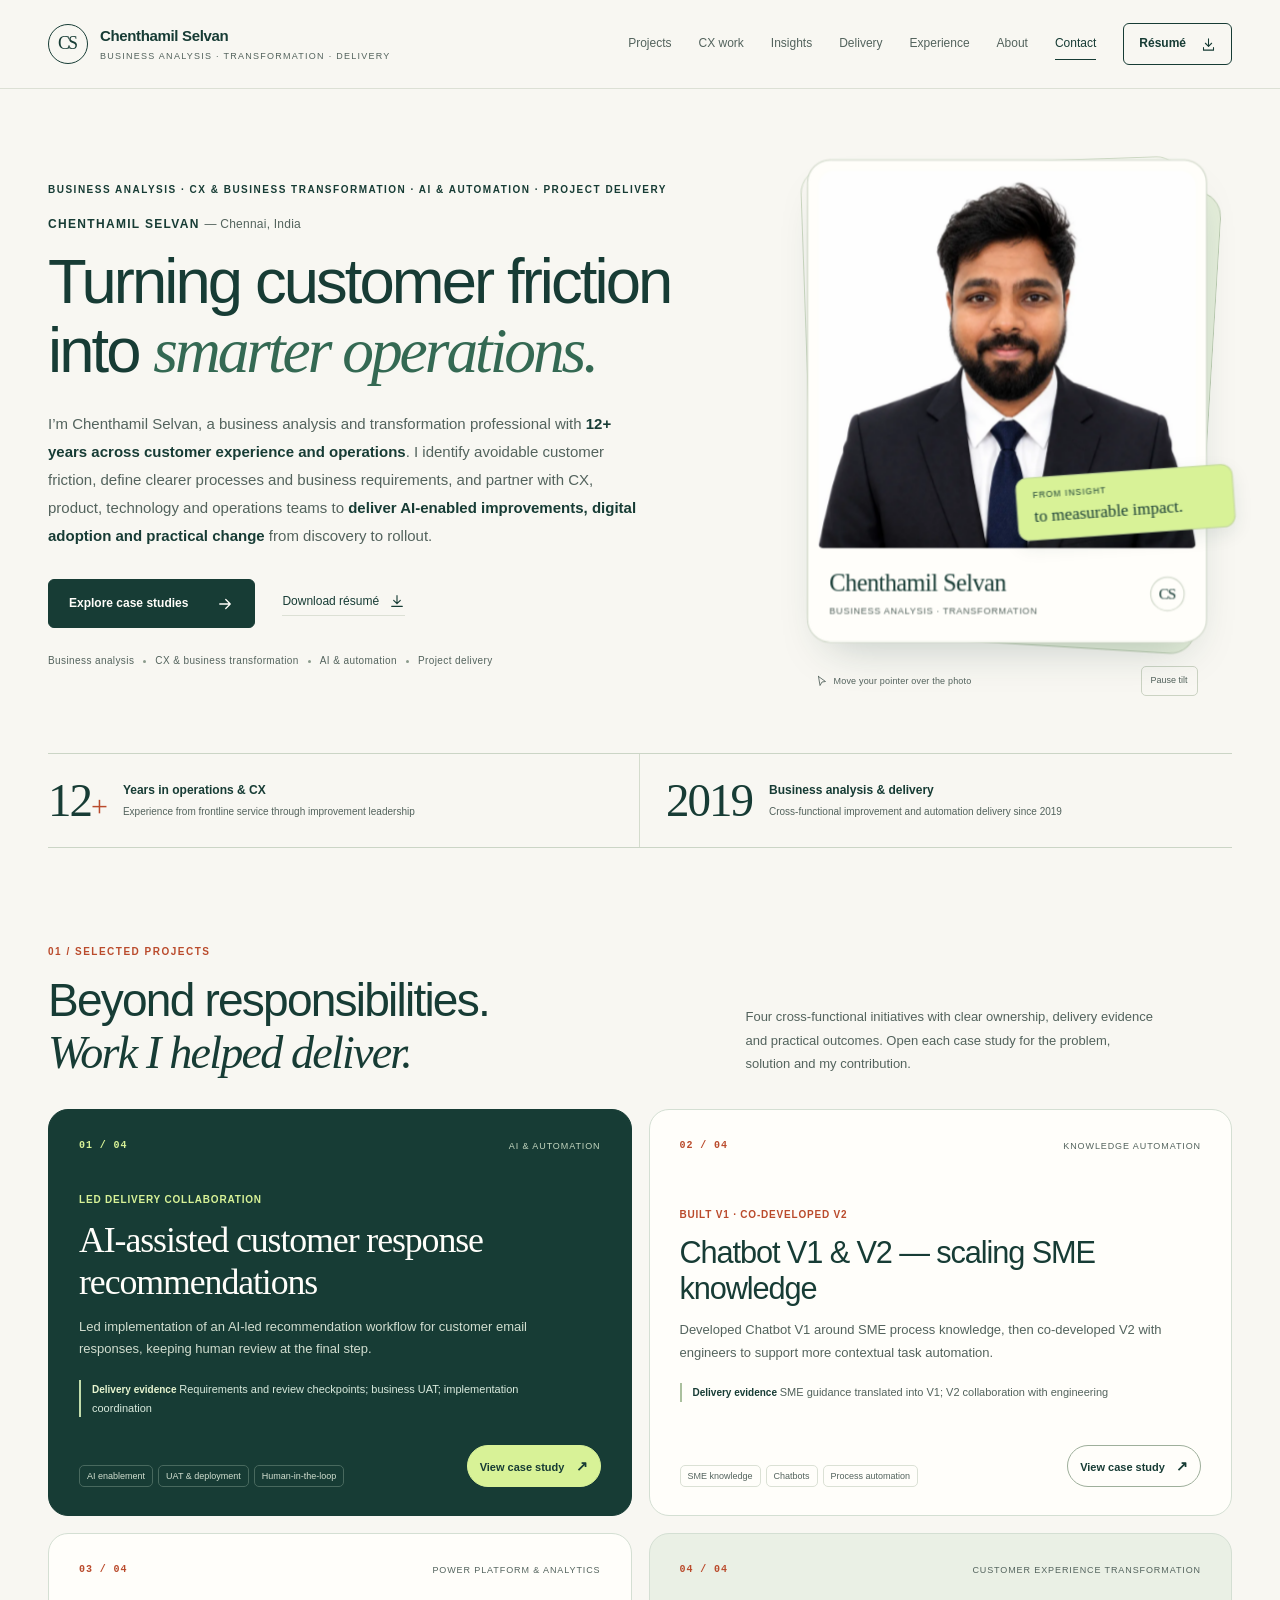
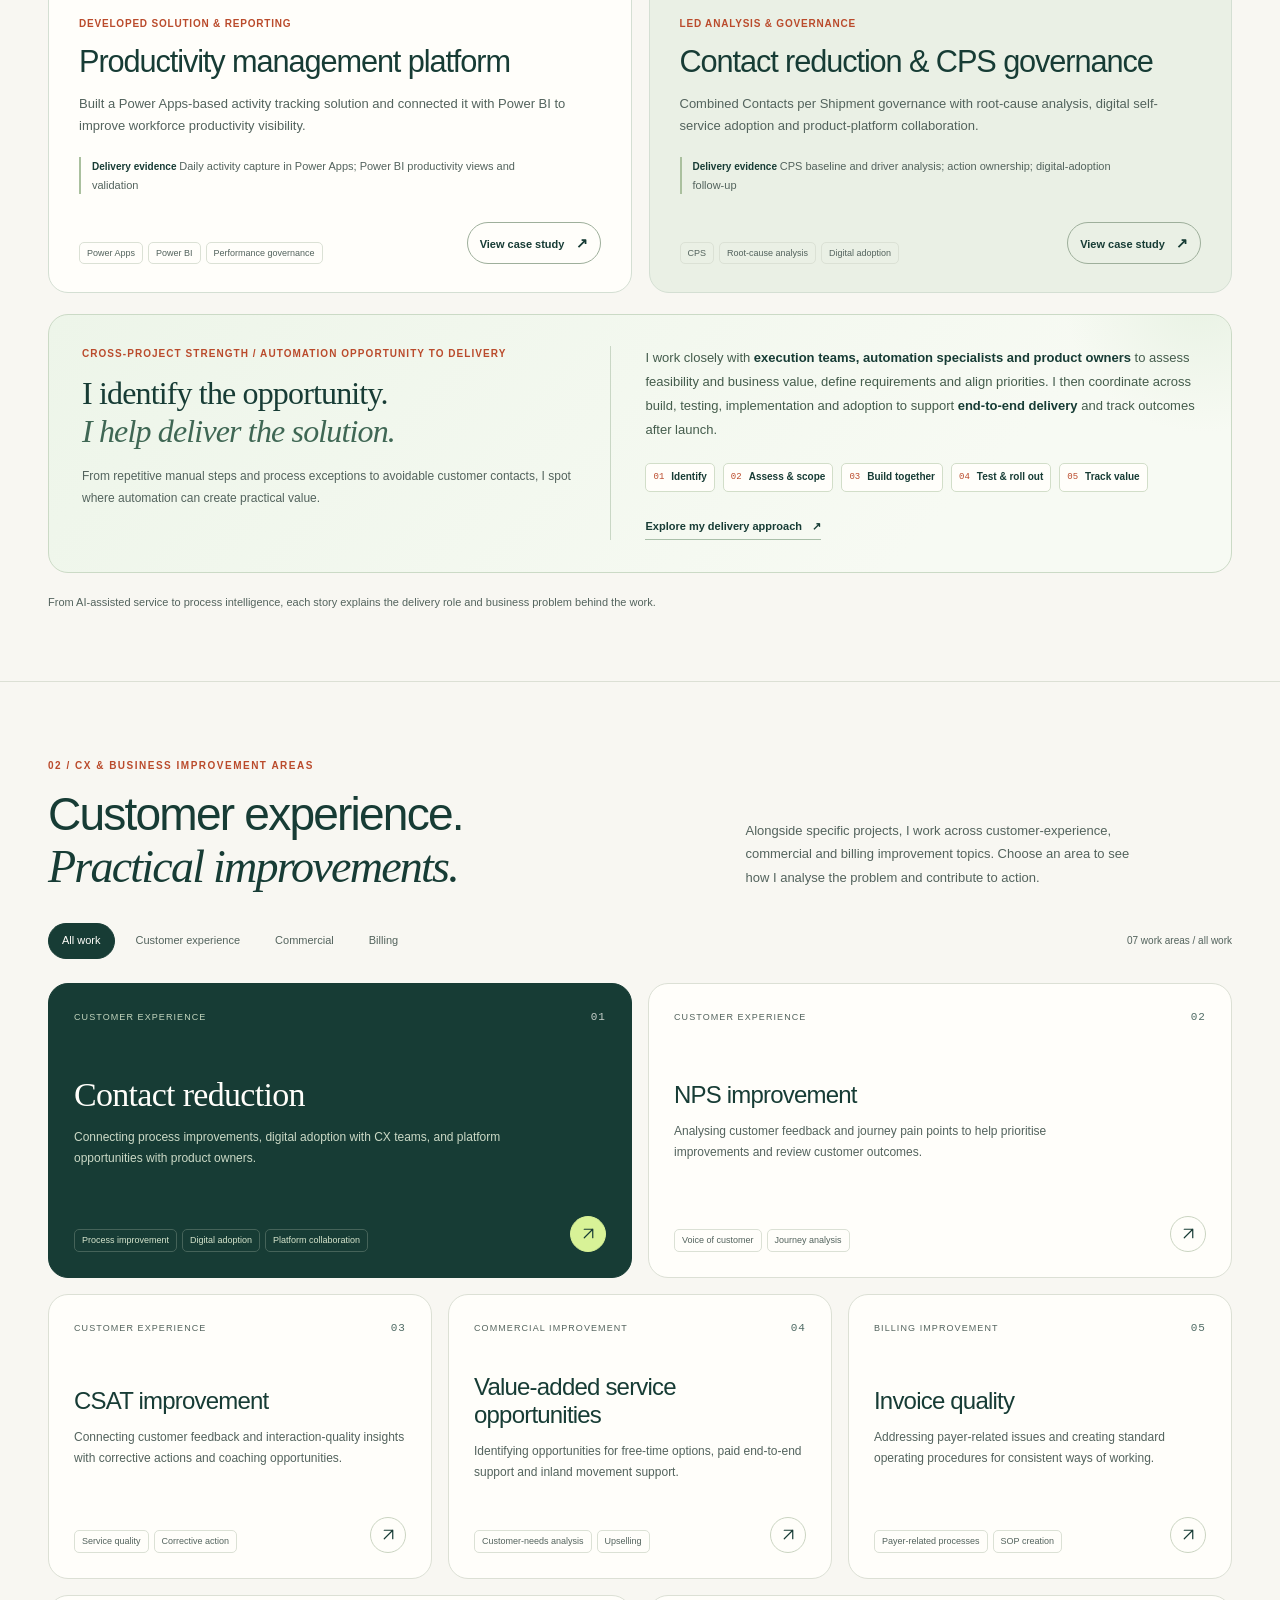
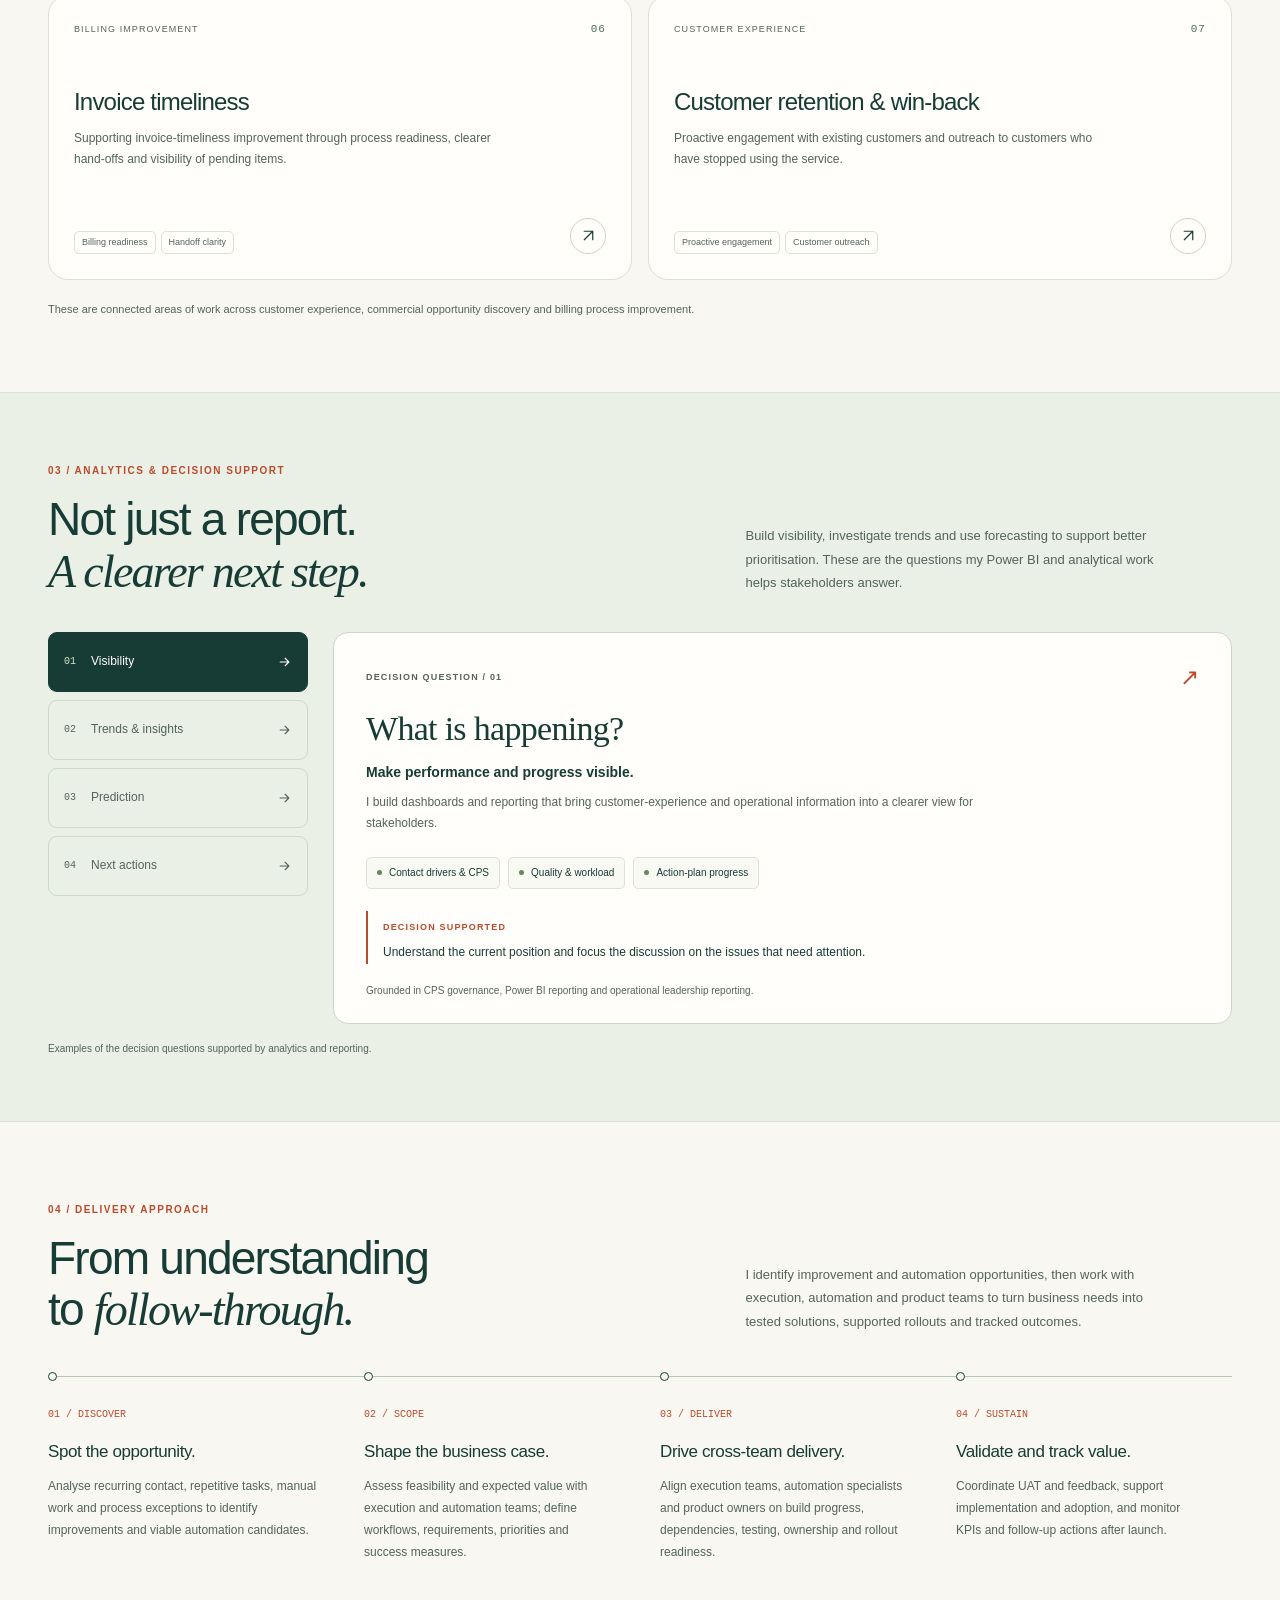
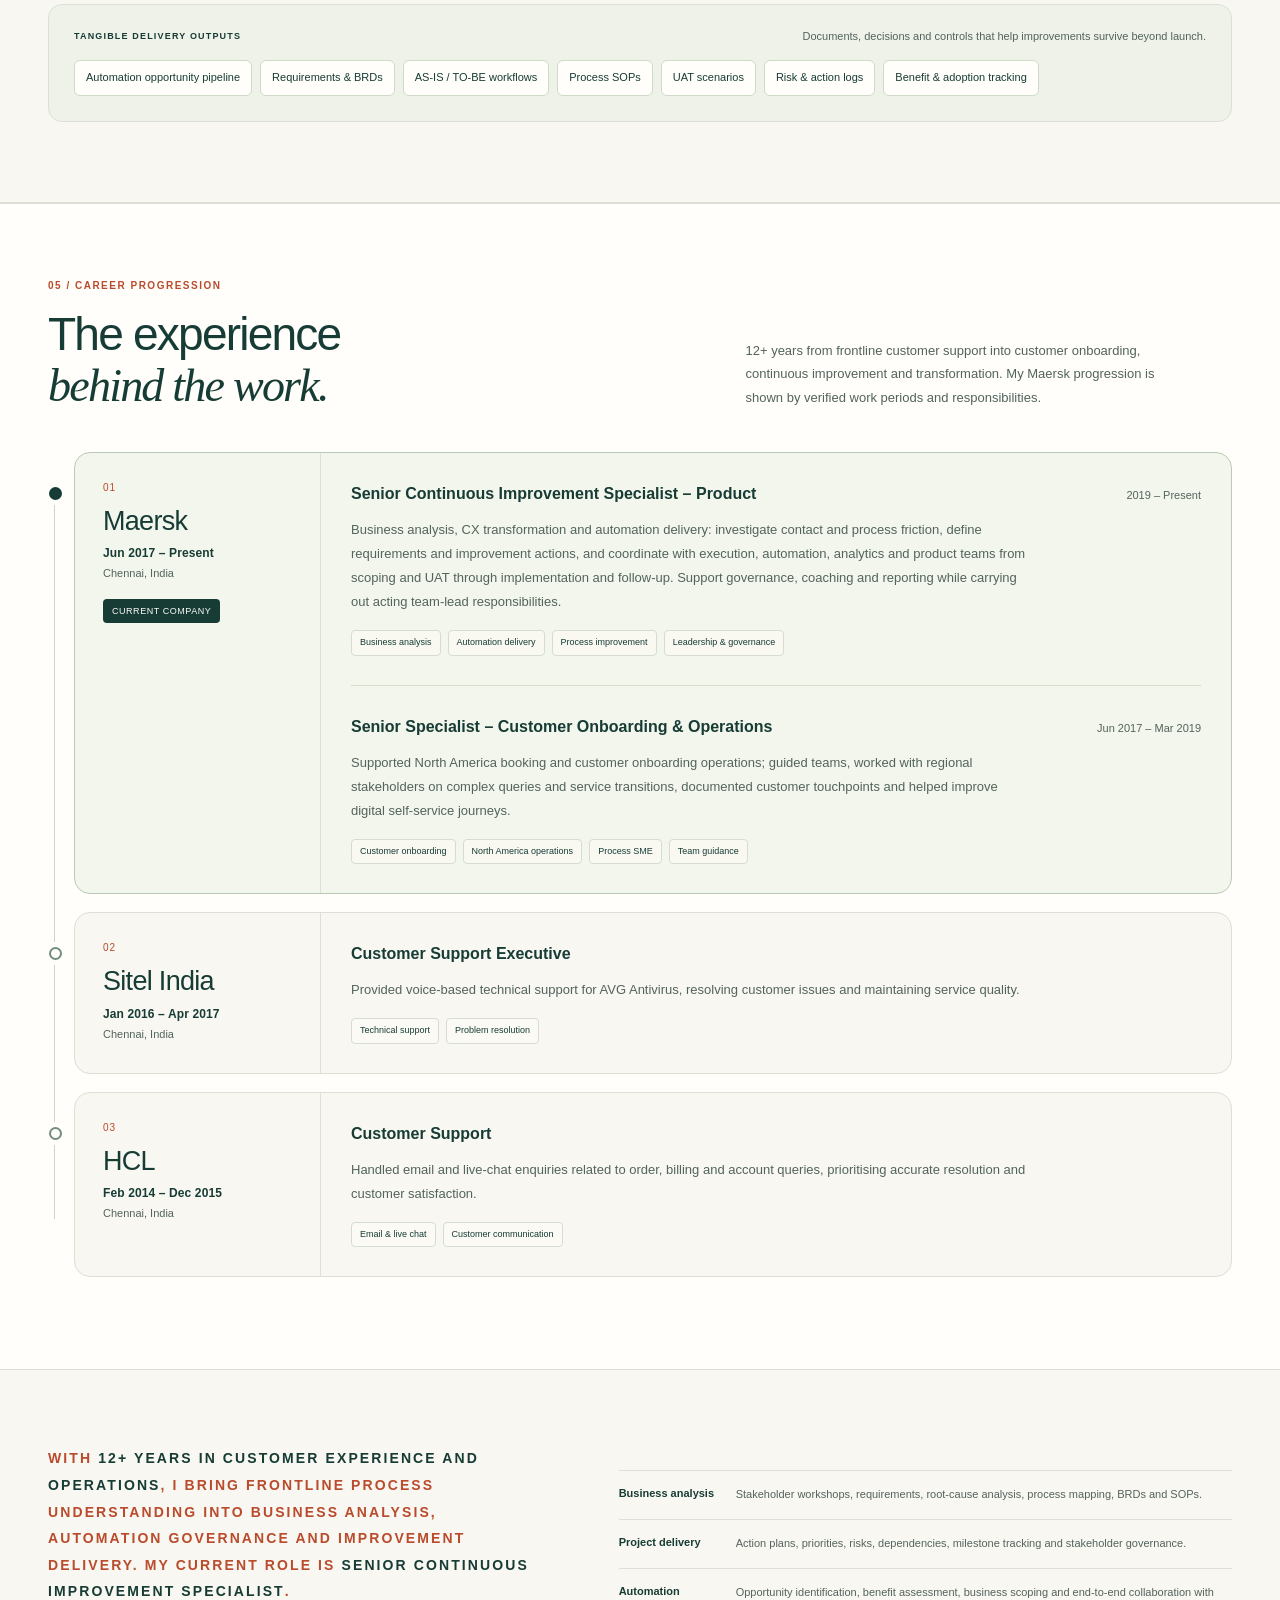
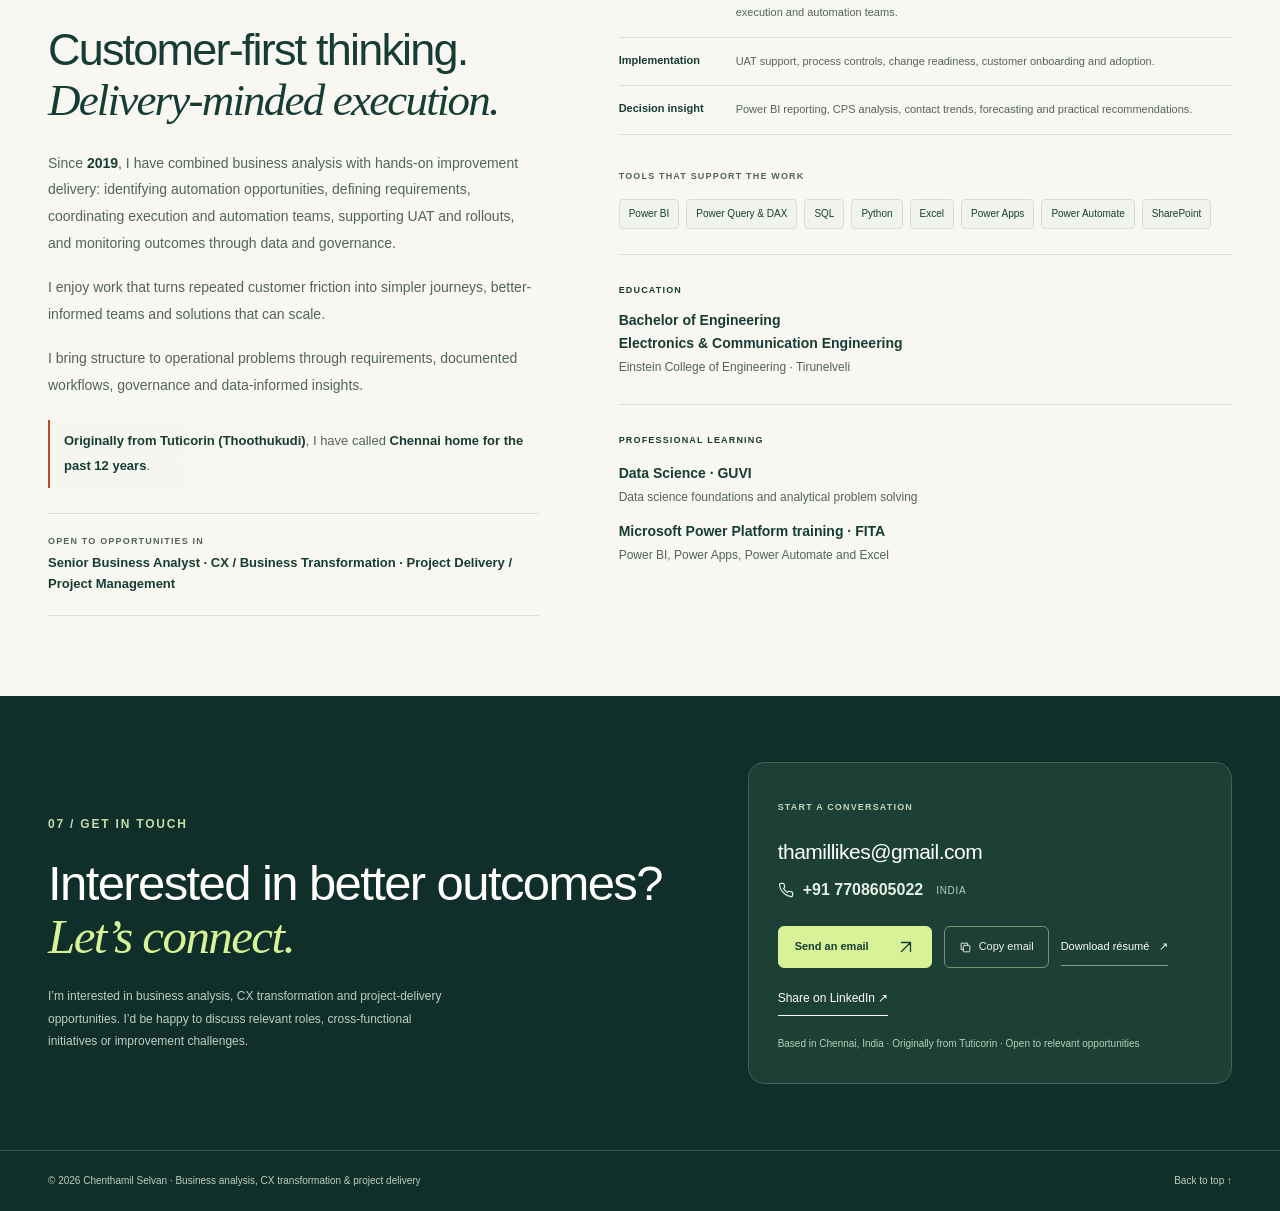
<file: intex.html>
<!doctype html>
<html lang="en">
<head>
  <meta charset="utf-8"/>
  <meta name="viewport" content="width=device-width, initial-scale=1"/>
  <meta name="robots" content="noindex, follow"/>
  <meta http-equiv="refresh" content="0; url=./"/>
  <link rel="canonical" href="https://webbee1991.github.io/Thamil-s/"/>
  <title>Redirecting to Chenthamil Selvan's digital portfolio</title>
  <script>window.location.replace(new URL('./', window.location.href).href);</script>
</head>
<body>
  <p>This older profile has moved to the current <a href="./">Chenthamil Selvan digital portfolio</a>.</p>
</body>
</html>
</file>
<file: case-study-visuals.css>
/* V7.2 — illustrative, non-confidential project diagrams. */
.case-evidence{margin:22px 0 30px;padding:24px;border:1px solid #cedbd0;border-radius:15px;background:#f5f8f0}
.case-evidence-head{display:flex;align-items:baseline;justify-content:space-between;gap:14px;flex-wrap:wrap;margin-bottom:15px}
.case-evidence-kicker{font-size:10px;text-transform:uppercase;letter-spacing:.12em;color:#ba4b2c;font-weight:700}
.case-evidence h3{margin:3px 0 0;font-size:20px;line-height:1.25;font-weight:600;letter-spacing:-.35px}
.case-evidence-caption{margin:17px 0 0;font-size:11px;line-height:1.65;color:#53635d}
.case-flow{display:grid;grid-template-columns:repeat(4,minmax(0,1fr));gap:15px;align-items:stretch}
.case-flow-step{position:relative;border:1px solid #ccdacd;border-radius:12px;background:#fffefa;padding:16px 13px;min-width:0;box-shadow:0 3px 10px #173c3508}
.case-flow-step:not(:last-child)::after{content:'→';position:absolute;right:-14px;top:calc(50% - 17px);z-index:1;font-size:23px;color:#ba4b2c}
.case-flow-num{display:block;margin-bottom:10px;color:#a84d34;font-size:10px;font-weight:700;letter-spacing:.08em}
.case-flow-step strong{display:block;font-size:12px;line-height:1.45;color:#173c35}
.case-flow-step small{display:block;margin-top:6px;font-size:10px;line-height:1.4;color:#53635d}
.case-dashboard{display:grid;grid-template-columns:minmax(0,1fr) minmax(0,1.35fr);gap:12px}
.case-dashboard-pane{border:1px solid #ccdacd;background:#fffefa;border-radius:12px;padding:15px}
.case-dashboard-title{display:block;font-size:10px;text-transform:uppercase;letter-spacing:.08em;color:#53635d;margin-bottom:11px}
.case-dashboard-fields{display:grid;gap:9px}
.case-dashboard-field{border:1px solid #e0e8d9;border-radius:7px;padding:10px 12px;display:flex;align-items:center;justify-content:space-between;gap:7px}
.case-dashboard-field strong{font-size:11px;color:#173c35}
.case-dashboard-field span{font-size:10px;color:#53635d}
.case-bars{display:flex;align-items:end;justify-content:space-around;gap:10px;height:118px;margin:6px 0 0;border-bottom:1px solid #bdccbe}
.case-bar{width:19%;border-radius:6px 6px 0 0;background:#a7c5a6;position:relative}
.case-bar:nth-child(2){background:#527d6a}.case-bar:nth-child(3){background:#d8f297}.case-bar:nth-child(4){background:#ba785d}
.case-dashboard-axis{display:flex;justify-content:space-around;gap:8px;font-size:9px;color:#53635d;margin-top:8px}
@media(max-width:700px){.case-evidence{padding:16px;margin:18px 0 24px}.case-evidence h3{font-size:18px}.case-flow{grid-template-columns:1fr 1fr;gap:13px}.case-flow-step:not(:last-child)::after{display:none}.case-flow-step{padding:13px 11px}.case-dashboard{grid-template-columns:1fr}.case-bars{height:90px}}
@media(max-width:420px){.case-flow{grid-template-columns:1fr}.case-flow-step{padding:13px}.case-flow-step:not(:last-child)::after{display:block;content:'↓';top:auto;bottom:-17px;left:calc(50% - 7px);right:auto;font-size:20px}.case-flow{gap:17px}}
@media print{.case-evidence{break-inside:avoid}.case-flow-step{box-shadow:none}}
</file>
